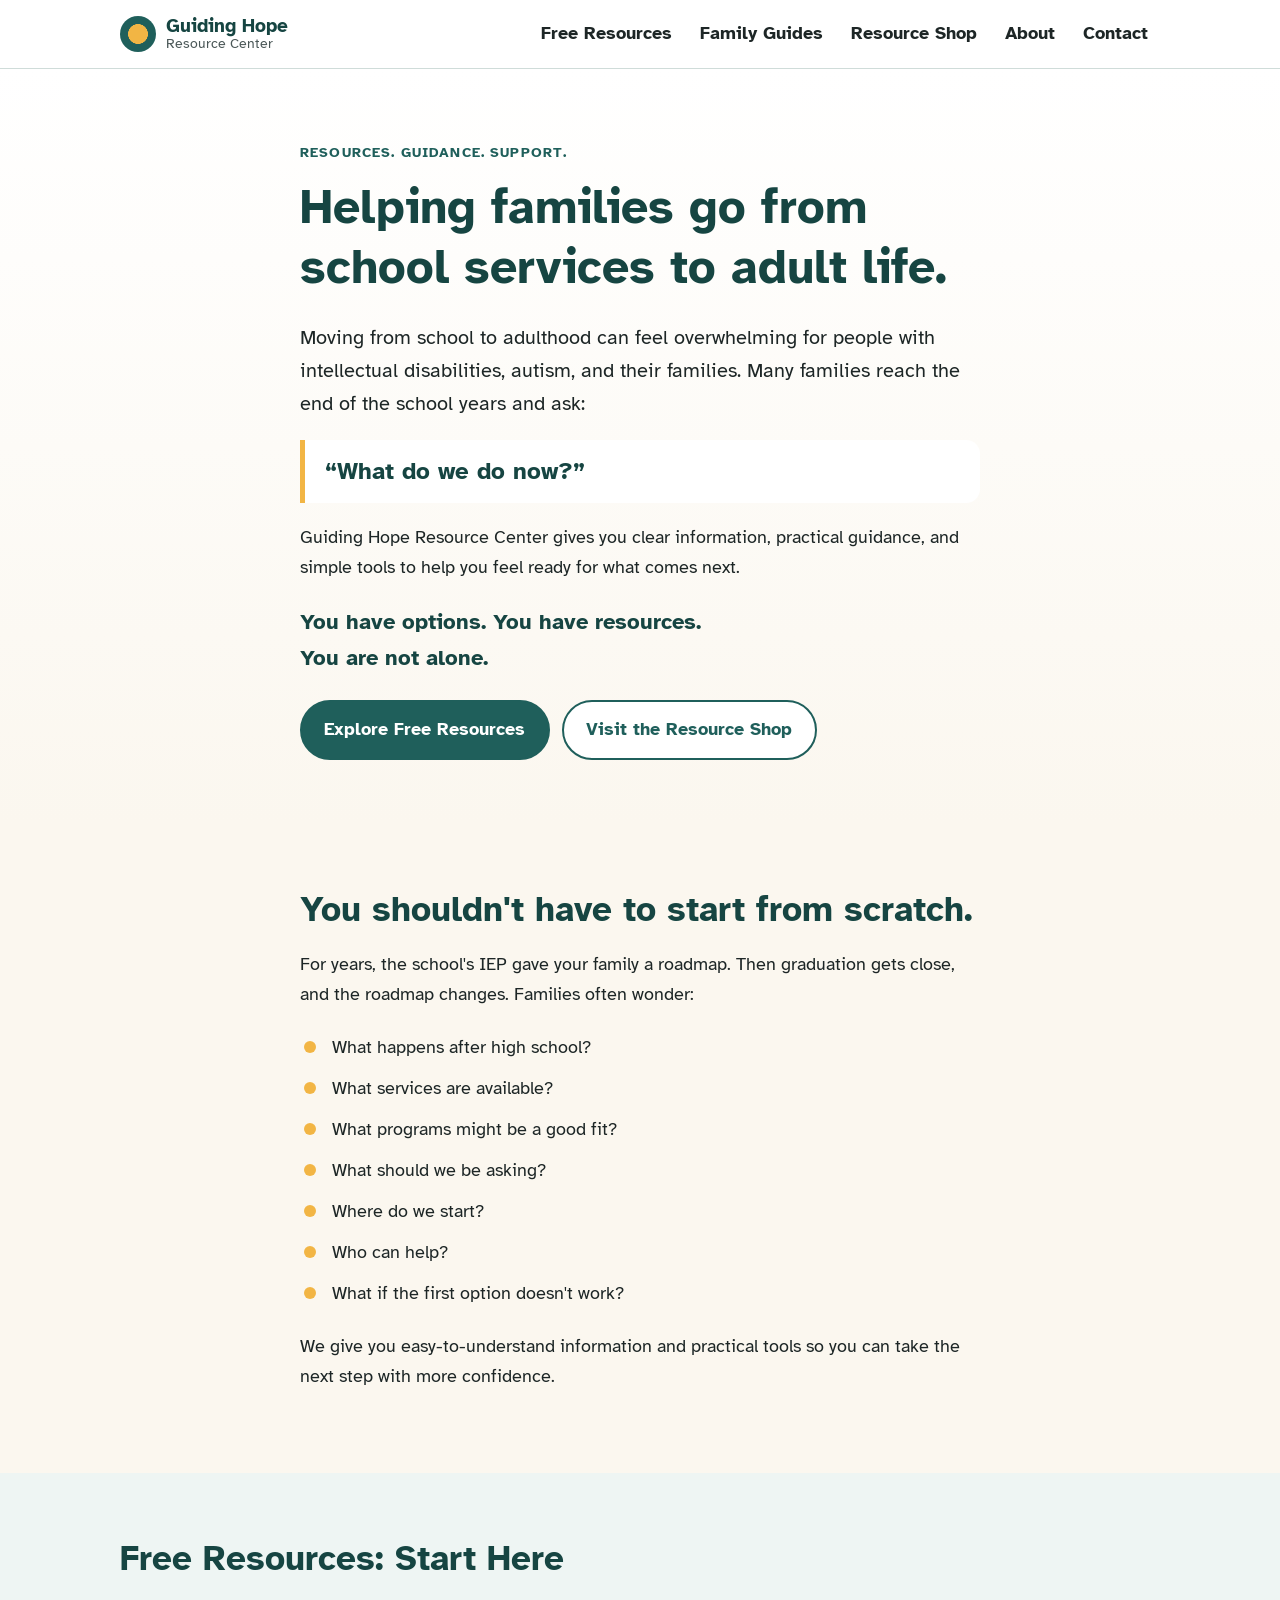
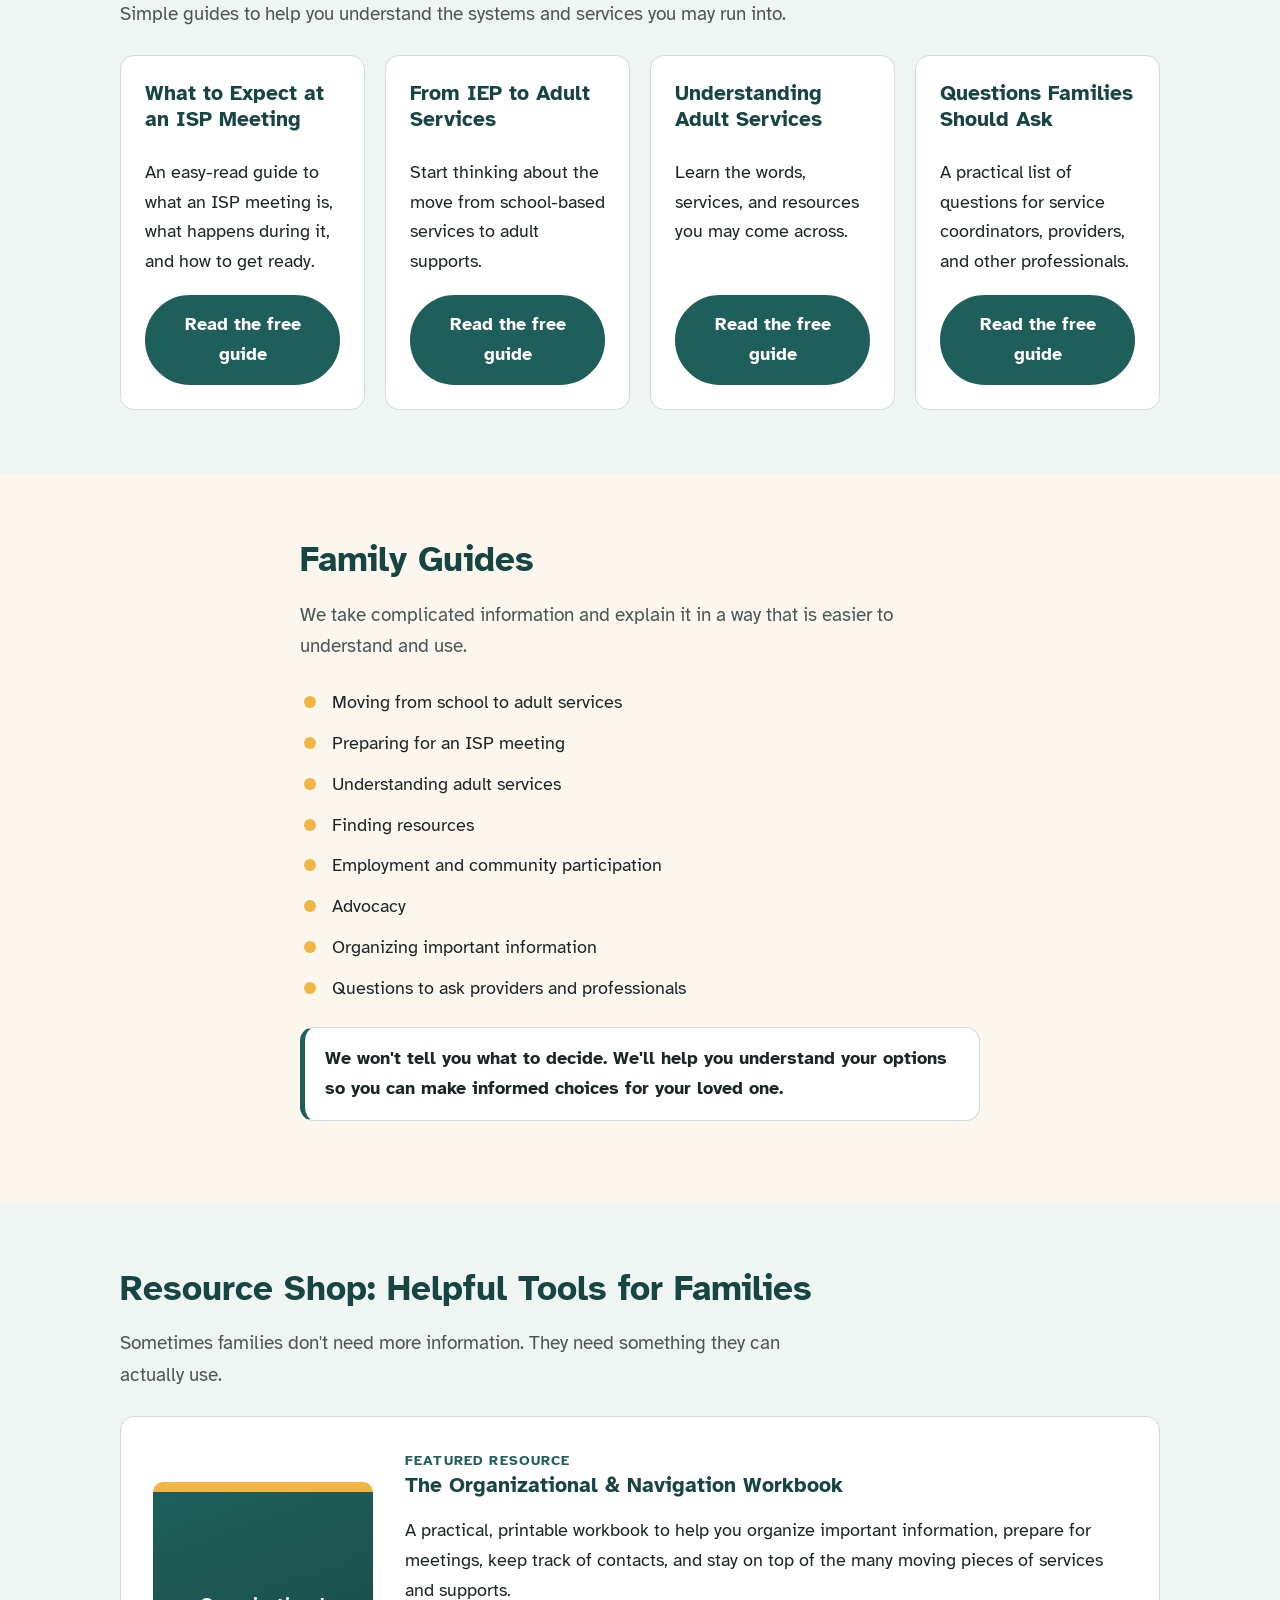
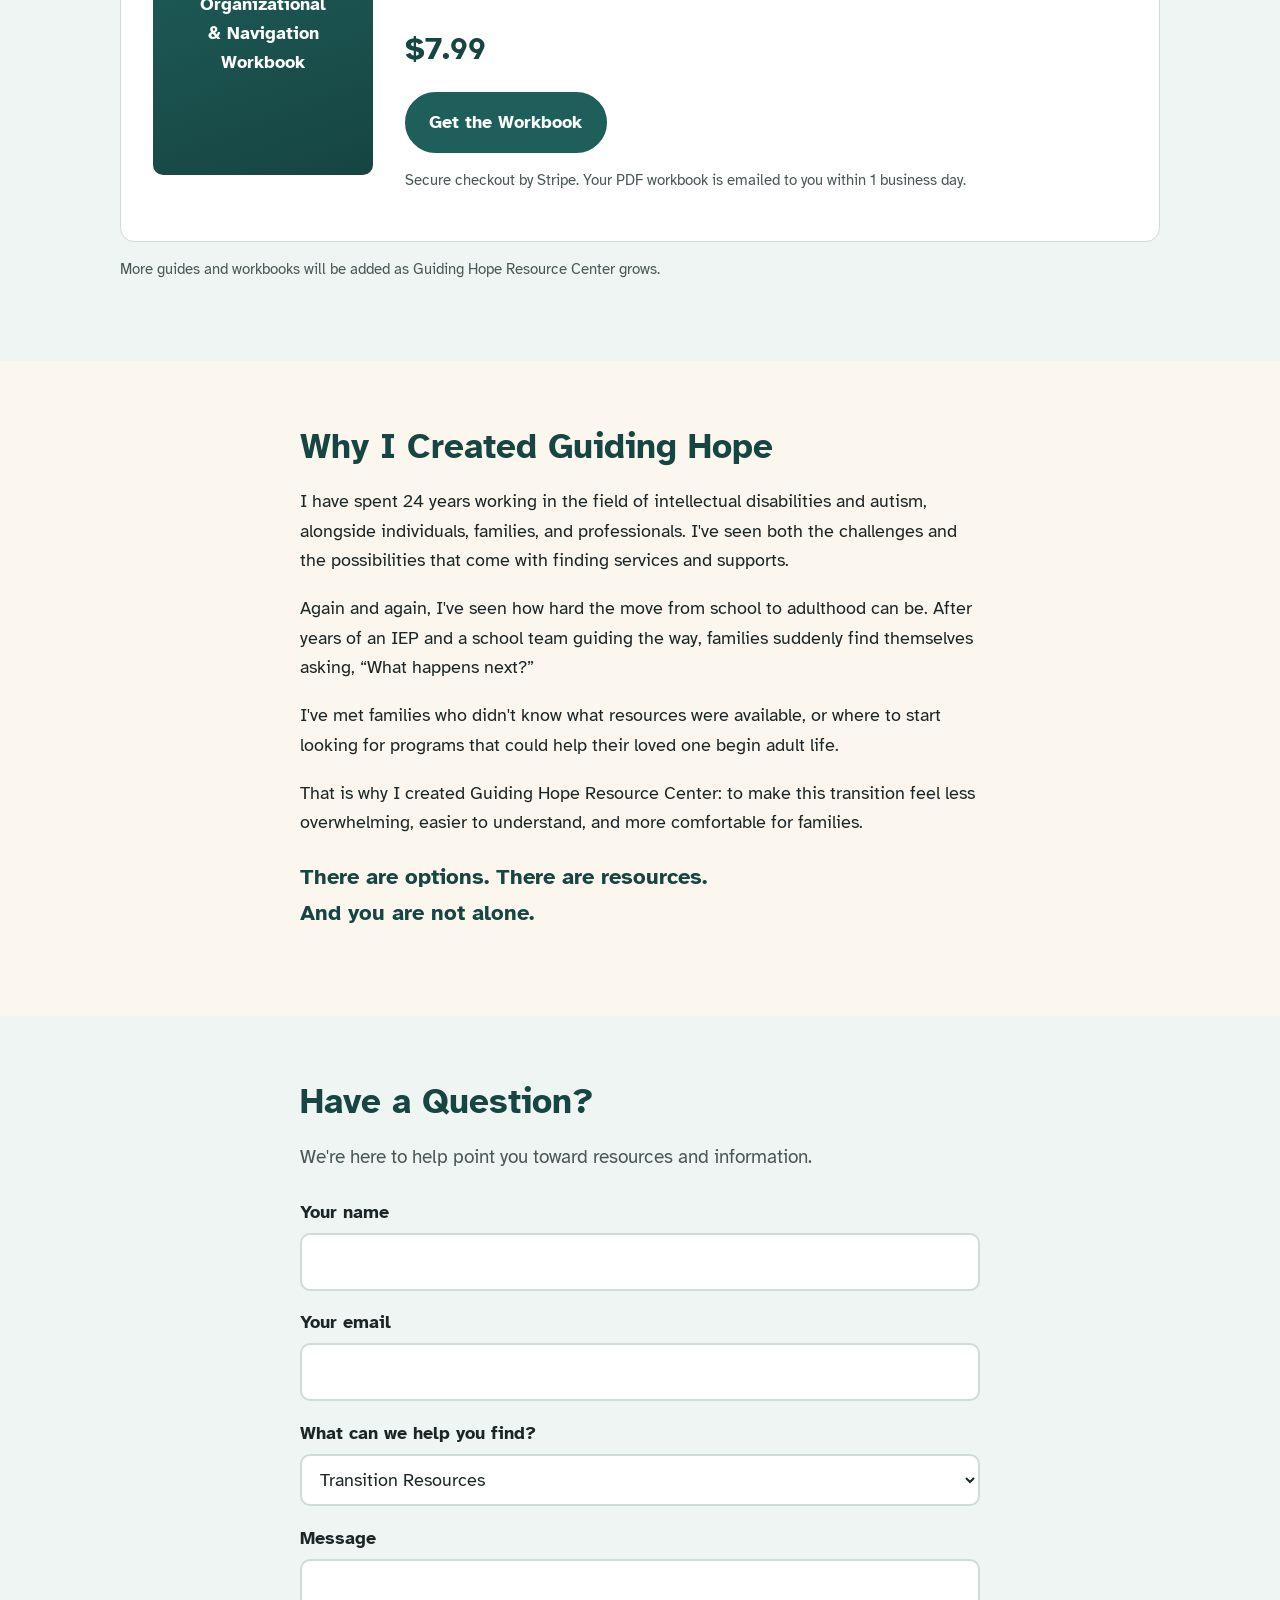
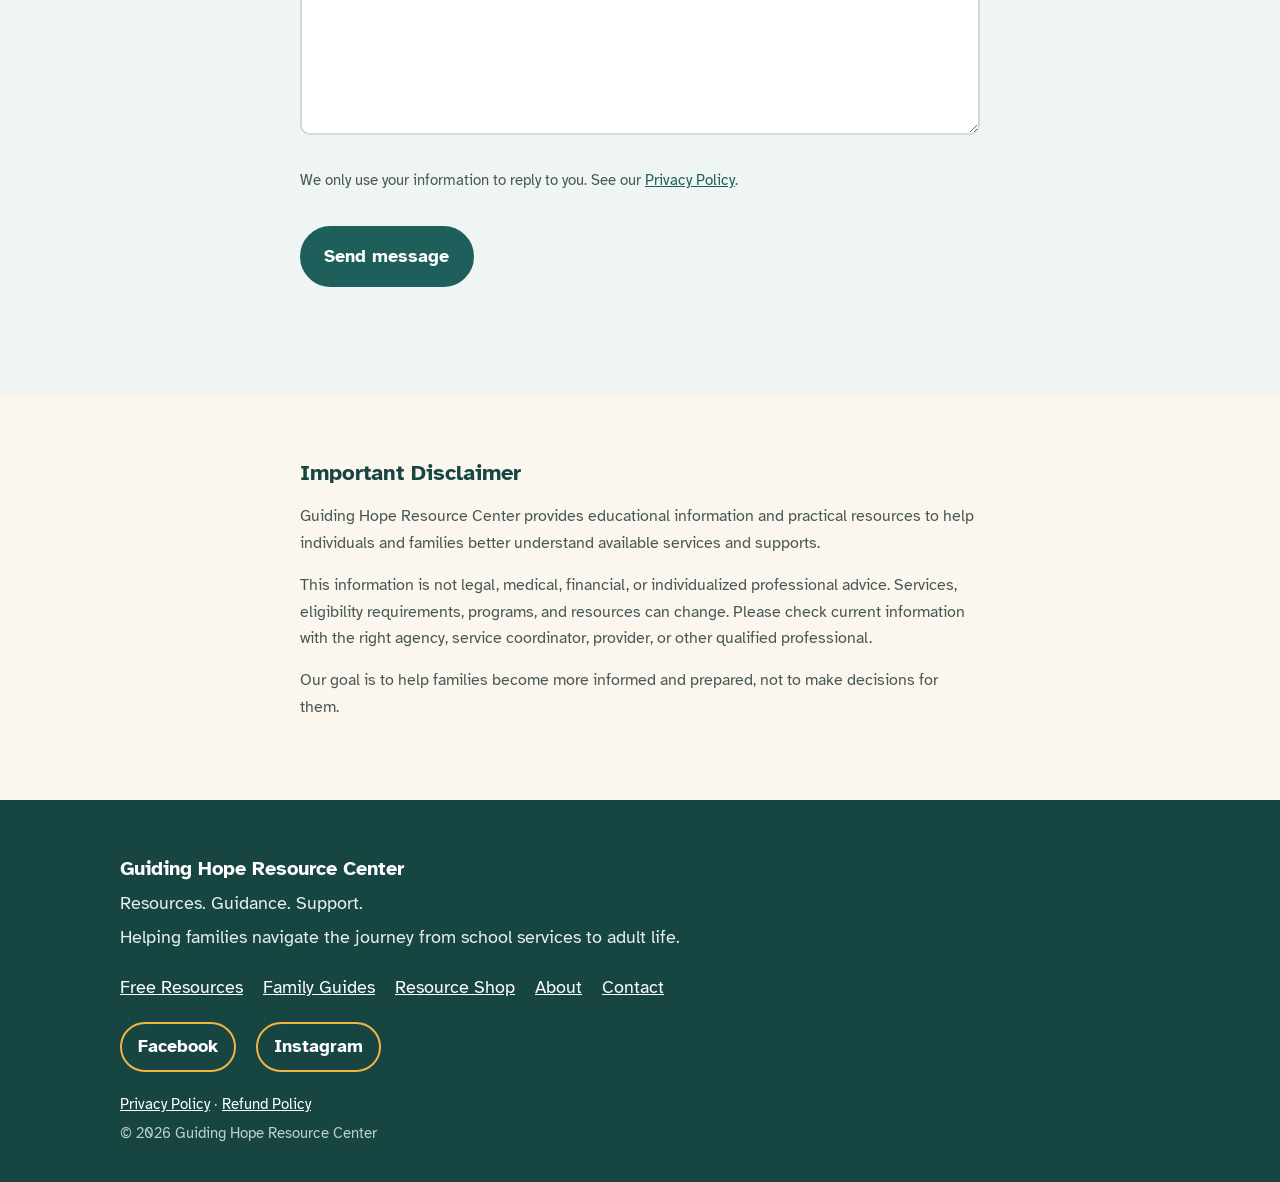
<file: index.html>
<!doctype html>
<html lang="en">
<head>
  <meta charset="utf-8">
  <meta name="viewport" content="width=device-width, initial-scale=1">
  <title>Guiding Hope Resource Center | Help After High School for IDD &amp; Autism</title>
  <meta name="description" content="Free, easy-to-understand guides for families of young adults with intellectual disabilities and autism moving from school services (IEP) to adult services (ISP).">
  <meta property="og:title" content="Guiding Hope Resource Center">
  <meta property="og:description" content="You have options. You have resources. You are not alone.">
  <meta property="og:type" content="website">
  <meta name="theme-color" content="#1f5f5b">
  <link rel="icon" href="data:image/svg+xml,<svg xmlns='http://www.w3.org/2000/svg' viewBox='0 0 100 100'><circle cx='50' cy='50' r='46' fill='%231f5f5b'/><circle cx='50' cy='50' r='20' fill='%23f2b544'/></svg>">
  <link rel="preconnect" href="https://fonts.googleapis.com">
  <link rel="preconnect" href="https://fonts.gstatic.com" crossorigin>
  <link href="https://fonts.googleapis.com/css2?family=Atkinson+Hyperlegible:wght@400;700&display=swap" rel="stylesheet">
  <link rel="stylesheet" href="styles.css">
  <script type="application/ld+json">
  {
    "@context": "https://schema.org",
    "@type": "Organization",
    "name": "Guiding Hope Resource Center",
    "slogan": "Resources. Guidance. Support.",
    "description": "Helping families navigate the journey from school services to adult life."
  }
  </script>
</head>
<body>
  <a class="skip-link" href="#main">Skip to main content</a>

  <header class="site-header">
    <div class="container header-inner">
      <a class="brand" href="#top">
        <span class="brand-mark" aria-hidden="true"></span>
        <span>
          <span class="brand-name">Guiding Hope</span>
          <span class="brand-sub">Resource Center</span>
        </span>
      </a>
      <button class="nav-toggle" aria-expanded="false" aria-controls="site-nav">Menu</button>
      <nav id="site-nav" class="site-nav" aria-label="Main">
        <ul>
          <li><a href="#free-resources">Free Resources</a></li>
          <li><a href="#family-guides">Family Guides</a></li>
          <li><a href="#shop">Resource Shop</a></li>
          <li><a href="#about">About</a></li>
          <li><a href="#contact">Contact</a></li>
        </ul>
      </nav>
    </div>
  </header>

  <main id="main">
    <!-- 1. HOME -->
    <section id="top" class="hero">
      <div class="container narrow">
        <p class="eyebrow">Resources. Guidance. Support.</p>
        <h1>Helping families go from school services to adult life.</h1>
        <p class="lead">Moving from school to adulthood can feel overwhelming for people with intellectual disabilities, autism, and their families. Many families reach the end of the school years and ask:</p>
        <blockquote>“What do we do now?”</blockquote>
        <p>Guiding Hope Resource Center gives you clear information, practical guidance, and simple tools to help you feel ready for what comes next.</p>
        <p class="promise">You have options. You have resources.<br>You are not alone.</p>
        <div class="button-row">
          <a class="btn btn-primary" href="#free-resources">Explore Free Resources</a>
          <a class="btn btn-secondary" href="#shop">Visit the Resource Shop</a>
        </div>
      </div>
    </section>

    <!-- 2. WHY -->
    <section id="why" class="section">
      <div class="container narrow">
        <h2>You shouldn't have to start from scratch.</h2>
        <p>For years, the school's IEP gave your family a roadmap. Then graduation gets close, and the roadmap changes. Families often wonder:</p>
        <ul class="question-list">
          <li>What happens after high school?</li>
          <li>What services are available?</li>
          <li>What programs might be a good fit?</li>
          <li>What should we be asking?</li>
          <li>Where do we start?</li>
          <li>Who can help?</li>
          <li>What if the first option doesn't work?</li>
        </ul>
        <p>We give you easy-to-understand information and practical tools so you can take the next step with more confidence.</p>
      </div>
    </section>

    <!-- 3. FREE RESOURCES -->
    <section id="free-resources" class="section section-tint">
      <div class="container">
        <h2>Free Resources: Start Here</h2>
        <p class="section-intro">Simple guides to help you understand the systems and services you may run into.</p>
        <div class="card-grid">
          <article class="card">
            <h3><a href="resources/isp-meeting-guide.html">What to Expect at an ISP Meeting</a></h3>
            <p>An easy-read guide to what an ISP meeting is, what happens during it, and how to get ready.</p>
            <a class="btn btn-primary" href="resources/isp-meeting-guide.html">Read the free guide</a>
          </article>
          <article class="card">
            <h3><a href="resources/from-iep-to-adult-services.html">From IEP to Adult Services</a></h3>
            <p>Start thinking about the move from school-based services to adult supports.</p>
            <a class="btn btn-primary" href="resources/from-iep-to-adult-services.html">Read the free guide</a>
          </article>
          <article class="card">
            <h3><a href="resources/understanding-adult-services.html">Understanding Adult Services</a></h3>
            <p>Learn the words, services, and resources you may come across.</p>
            <a class="btn btn-primary" href="resources/understanding-adult-services.html">Read the free guide</a>
          </article>
          <article class="card">
            <h3><a href="resources/questions-families-should-ask.html">Questions Families Should Ask</a></h3>
            <p>A practical list of questions for service coordinators, providers, and other professionals.</p>
            <a class="btn btn-primary" href="resources/questions-families-should-ask.html">Read the free guide</a>
          </article>
        </div>
      </div>
    </section>

    <!-- 5. FAMILY GUIDES -->
    <section id="family-guides" class="section">
      <div class="container narrow">
        <h2>Family Guides</h2>
        <p class="section-intro">We take complicated information and explain it in a way that is easier to understand and use.</p>
        <ul class="topic-list">
          <li>Moving from school to adult services</li>
          <li>Preparing for an ISP meeting</li>
          <li>Understanding adult services</li>
          <li>Finding resources</li>
          <li>Employment and community participation</li>
          <li>Advocacy</li>
          <li>Organizing important information</li>
          <li>Questions to ask providers and professionals</li>
        </ul>
        <p class="callout">We won't tell you what to decide. We'll help you understand your options so you can make informed choices for your loved one.</p>
      </div>
    </section>

    <!-- 4. RESOURCE SHOP -->
    <section id="shop" class="section section-tint">
      <div class="container">
        <h2>Resource Shop: Helpful Tools for Families</h2>
        <p class="section-intro">Sometimes families don't need more information. They need something they can actually use.</p>
        <article class="product">
          <div class="product-cover" aria-hidden="true">
            <span>Organizational<br>&amp; Navigation<br>Workbook</span>
          </div>
          <div class="product-body">
            <p class="eyebrow">Featured resource</p>
            <h3>The Organizational &amp; Navigation Workbook</h3>
            <p>A practical, printable workbook to help you organize important information, prepare for meetings, keep track of contacts, and stay on top of the many moving pieces of services and supports.</p>
            <p class="price">$7.99</p>
            <!-- Stripe Payment Link. TODO: swap test_ link for the live-mode link before launch. -->
            <a class="btn btn-primary" href="https://buy.stripe.com/test_00wcN65ph13y4hd7w62go00">Get the Workbook</a>
            <p class="small">Secure checkout by Stripe. Your PDF workbook is emailed to you within 1 business day.</p>
          </div>
        </article>
        <p class="small">More guides and workbooks will be added as Guiding Hope Resource Center grows.</p>
      </div>
    </section>

    <!-- 6. ABOUT -->
    <section id="about" class="section">
      <div class="container narrow">
        <h2>Why I Created Guiding Hope</h2>
        <p>I have spent 24 years working in the field of intellectual disabilities and autism, alongside individuals, families, and professionals. I've seen both the challenges and the possibilities that come with finding services and supports.</p>
        <p>Again and again, I've seen how hard the move from school to adulthood can be. After years of an IEP and a school team guiding the way, families suddenly find themselves asking, “What happens next?”</p>
        <p>I've met families who didn't know what resources were available, or where to start looking for programs that could help their loved one begin adult life.</p>
        <p>That is why I created Guiding Hope Resource Center: to make this transition feel less overwhelming, easier to understand, and more comfortable for families.</p>
        <p class="promise">There are options. There are resources.<br>And you are not alone.</p>
      </div>
    </section>

    <!-- 8. CONTACT -->
    <section id="contact" class="section section-tint">
      <div class="container narrow">
        <h2>Have a Question?</h2>
        <p class="section-intro">We're here to help point you toward resources and information.</p>
        <!-- Formspree form "Guiding Hope website contact" -->
        <form id="contact-form" class="contact-form" action="https://formspree.io/f/mnpjayde" method="POST">
          <input type="hidden" name="_subject" value="New message from the Guiding Hope website">
          <input type="text" name="_gotcha" style="display:none" tabindex="-1" autocomplete="off">
          <div class="field">
            <label for="name">Your name</label>
            <input id="name" name="name" type="text" autocomplete="name" required>
          </div>
          <div class="field">
            <label for="email">Your email</label>
            <input id="email" name="email" type="email" autocomplete="email" required>
          </div>
          <div class="field">
            <label for="topic">What can we help you find?</label>
            <select id="topic" name="topic">
              <option>Transition Resources</option>
              <option>Adult Services Information</option>
              <option>ISP Resources</option>
              <option>Employment Resources</option>
              <option>Organizational Tools</option>
              <option>General Question</option>
              <option>Other</option>
            </select>
          </div>
          <div class="field">
            <label for="message">Message</label>
            <textarea id="message" name="message" rows="5" required></textarea>
          </div>
          <p class="small">We only use your information to reply to you. See our <a href="privacy.html">Privacy Policy</a>.</p>
          <button class="btn btn-primary" type="submit">Send message</button>
          <p class="form-status" role="status" aria-live="polite"></p>
        </form>
      </div>
    </section>

    <!-- 7. DISCLAIMER -->
    <section id="disclaimer" class="section disclaimer">
      <div class="container narrow">
        <h2>Important Disclaimer</h2>
        <p>Guiding Hope Resource Center provides educational information and practical resources to help individuals and families better understand available services and supports.</p>
        <p>This information is not legal, medical, financial, or individualized professional advice. Services, eligibility requirements, programs, and resources can change. Please check current information with the right agency, service coordinator, provider, or other qualified professional.</p>
        <p>Our goal is to help families become more informed and prepared, not to make decisions for them.</p>
      </div>
    </section>
  </main>

  <!-- 9. FOOTER -->
  <footer class="site-footer">
    <div class="container">
      <p class="footer-name">Guiding Hope Resource Center</p>
      <p>Resources. Guidance. Support.</p>
      <p>Helping families navigate the journey from school services to adult life.</p>
      <nav aria-label="Footer">
        <ul class="footer-links">
          <li><a href="#free-resources">Free Resources</a></li>
          <li><a href="#family-guides">Family Guides</a></li>
          <li><a href="#shop">Resource Shop</a></li>
          <li><a href="#about">About</a></li>
          <li><a href="#contact">Contact</a></li>
        </ul>
      </nav>
      <!-- TODO: replace with real Facebook / Instagram page URLs -->
      <ul class="social-links">
        <li><a href="https://www.facebook.com/" rel="noopener" target="_blank">Facebook</a></li>
        <li><a href="https://www.instagram.com/" rel="noopener" target="_blank">Instagram</a></li>
      </ul>
      <p class="small"><a href="privacy.html">Privacy Policy</a> · <a href="refunds.html">Refund Policy</a></p>
      <p class="small">&copy; <span id="year"></span> Guiding Hope Resource Center</p>
    </div>
  </footer>

  <script src="script.js"></script>
</body>
</html>
</file>
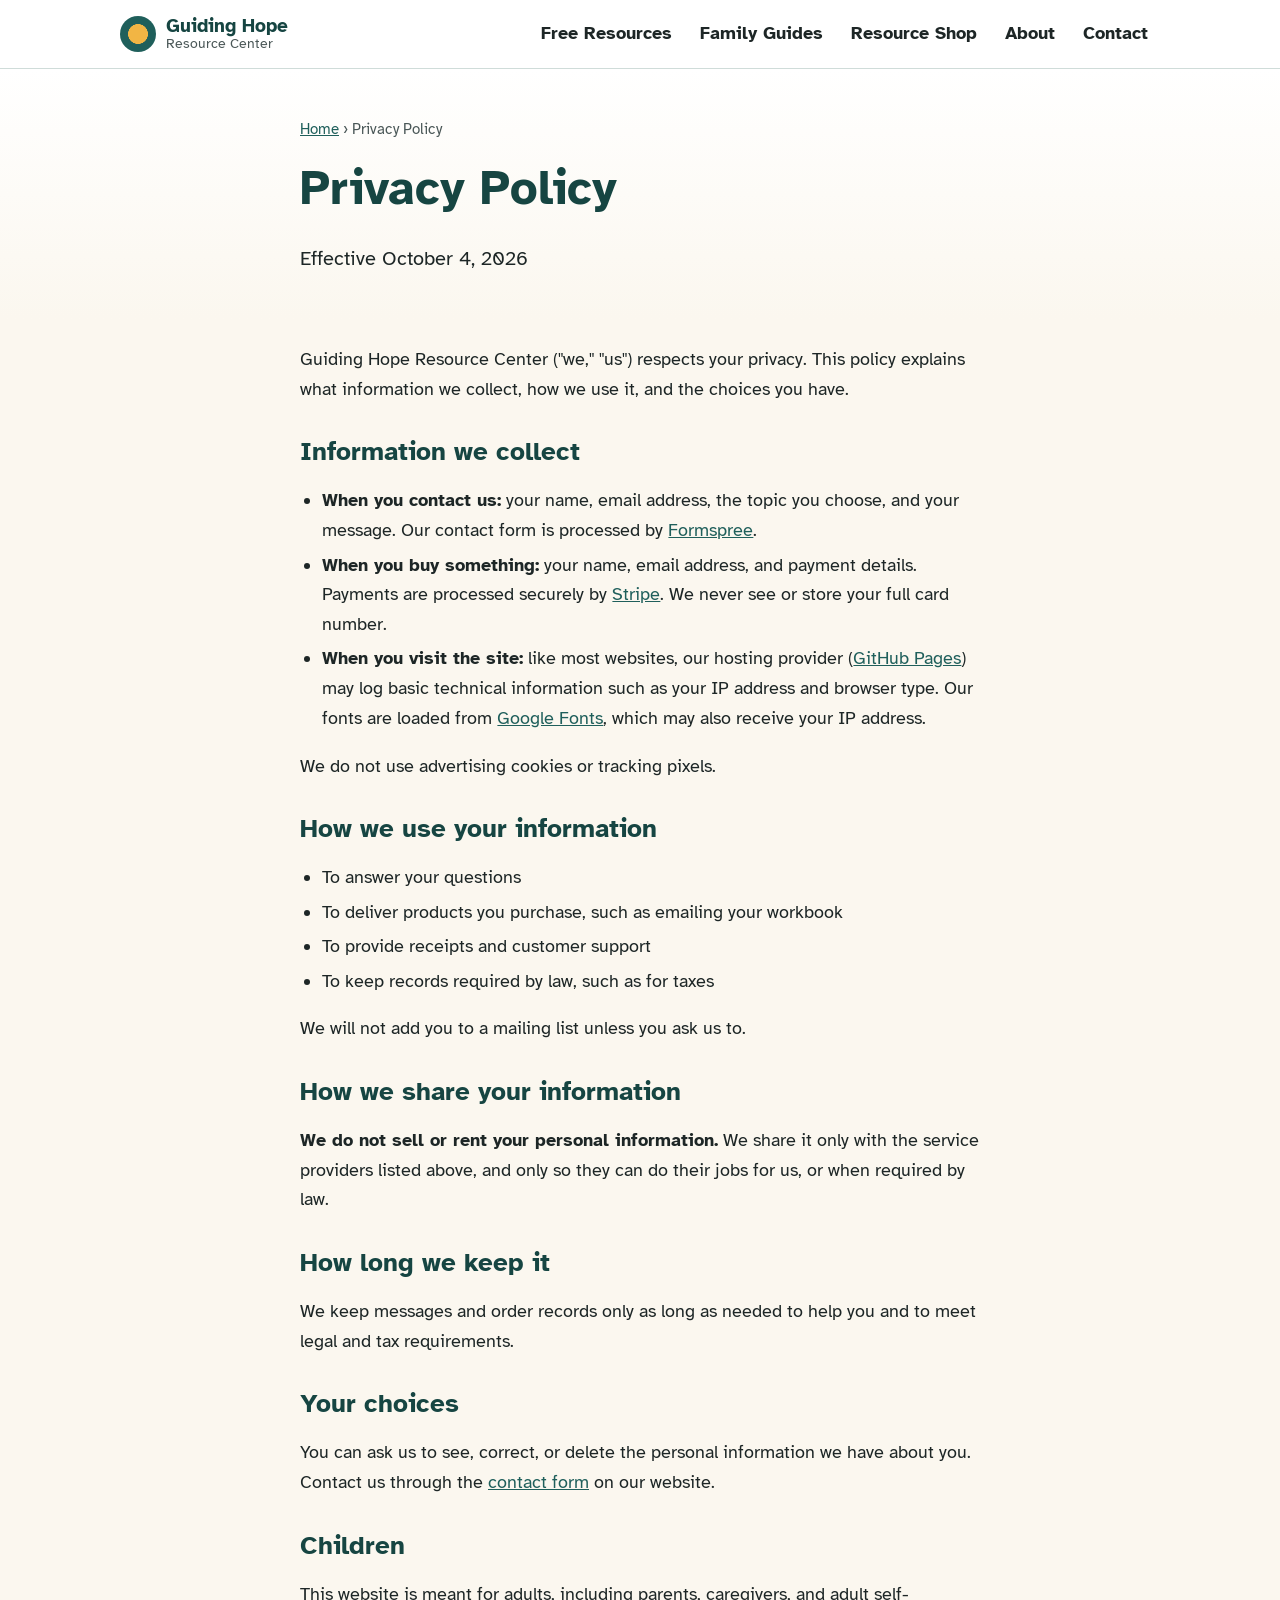
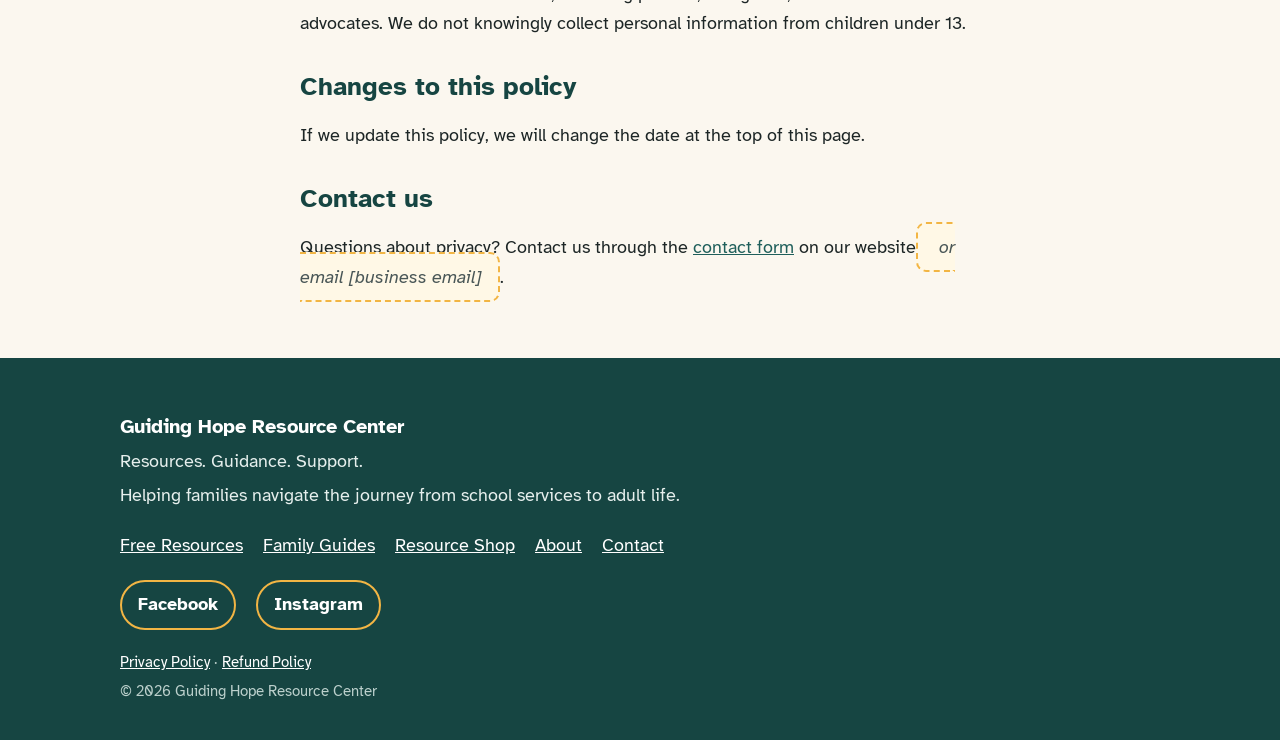
<file: privacy.html>
<!doctype html>
<html lang="en">
<head>
  <meta charset="utf-8">
  <meta name="viewport" content="width=device-width, initial-scale=1">
  <title>Privacy Policy | Guiding Hope Resource Center</title>
  <meta name="description" content="How Guiding Hope Resource Center collects, uses, and protects your information.">
  <meta property="og:title" content="Privacy Policy">
  <meta property="og:description" content="How Guiding Hope Resource Center collects, uses, and protects your information.">
  <meta property="og:type" content="article">
  <meta name="theme-color" content="#1f5f5b">
  <link rel="icon" href="data:image/svg+xml,<svg xmlns='http://www.w3.org/2000/svg' viewBox='0 0 100 100'><circle cx='50' cy='50' r='46' fill='%231f5f5b'/><circle cx='50' cy='50' r='20' fill='%23f2b544'/></svg>">
  <link rel="preconnect" href="https://fonts.googleapis.com">
  <link rel="preconnect" href="https://fonts.gstatic.com" crossorigin>
  <link href="https://fonts.googleapis.com/css2?family=Atkinson+Hyperlegible:wght@400;700&display=swap" rel="stylesheet">
  <link rel="stylesheet" href="styles.css">
</head>
<body>
  <a class="skip-link" href="#main">Skip to main content</a>

  <header class="site-header">
    <div class="container header-inner">
      <a class="brand" href="./">
        <span class="brand-mark" aria-hidden="true"></span>
        <span>
          <span class="brand-name">Guiding Hope</span>
          <span class="brand-sub">Resource Center</span>
        </span>
      </a>
      <button class="nav-toggle" aria-expanded="false" aria-controls="site-nav">Menu</button>
      <nav id="site-nav" class="site-nav" aria-label="Main">
        <ul>
          <li><a href="./#free-resources">Free Resources</a></li>
          <li><a href="./#family-guides">Family Guides</a></li>
          <li><a href="./#shop">Resource Shop</a></li>
          <li><a href="./#about">About</a></li>
          <li><a href="./#contact">Contact</a></li>
        </ul>
      </nav>
    </div>
  </header>

  <main id="main">
    <section class="page-hero">
      <div class="container narrow">
        <p class="breadcrumb"><a href="./">Home</a> › Privacy Policy</p>
        <h1>Privacy Policy</h1>
        <p class="lead">Effective October 4, 2026</p>
      </div>
    </section>
    <!-- BOILERPLATE: have the owner review before relying on it. -->
    <section class="section prose">
      <div class="container narrow">
        <p>Guiding Hope Resource Center ("we," "us") respects your privacy. This policy explains what information we collect, how we use it, and the choices you have.</p>

        <h2>Information we collect</h2>
        <ul>
          <li><strong>When you contact us:</strong> your name, email address, the topic you choose, and your message. Our contact form is processed by <a href="https://formspree.io/legal/privacy-policy" rel="noopener">Formspree</a>.</li>
          <li><strong>When you buy something:</strong> your name, email address, and payment details. Payments are processed securely by <a href="https://stripe.com/privacy" rel="noopener">Stripe</a>. We never see or store your full card number.</li>
          <li><strong>When you visit the site:</strong> like most websites, our hosting provider (<a href="https://docs.github.com/en/site-policy/privacy-policies/github-general-privacy-statement" rel="noopener">GitHub Pages</a>) may log basic technical information such as your IP address and browser type. Our fonts are loaded from <a href="https://policies.google.com/privacy" rel="noopener">Google Fonts</a>, which may also receive your IP address.</li>
        </ul>
        <p>We do not use advertising cookies or tracking pixels.</p>

        <h2>How we use your information</h2>
        <ul>
          <li>To answer your questions</li>
          <li>To deliver products you purchase, such as emailing your workbook</li>
          <li>To provide receipts and customer support</li>
          <li>To keep records required by law, such as for taxes</li>
        </ul>
        <p>We will not add you to a mailing list unless you ask us to.</p>

        <h2>How we share your information</h2>
        <p><strong>We do not sell or rent your personal information.</strong> We share it only with the service providers listed above, and only so they can do their jobs for us, or when required by law.</p>

        <h2>How long we keep it</h2>
        <p>We keep messages and order records only as long as needed to help you and to meet legal and tax requirements.</p>

        <h2>Your choices</h2>
        <p>You can ask us to see, correct, or delete the personal information we have about you. Contact us through the <a href="./#contact">contact form</a> on our website.</p>

        <h2>Children</h2>
        <p>This website is meant for adults, including parents, caregivers, and adult self-advocates. We do not knowingly collect personal information from children under 13.</p>

        <h2>Changes to this policy</h2>
        <p>If we update this policy, we will change the date at the top of this page.</p>

        <h2>Contact us</h2>
        <p>Questions about privacy? Contact us through the <a href="./#contact">contact form</a> on our website<span class="blank"> or email [business email]</span>.</p>
      </div>
    </section>
  </main>

  <footer class="site-footer">
    <div class="container">
      <p class="footer-name">Guiding Hope Resource Center</p>
      <p>Resources. Guidance. Support.</p>
      <p>Helping families navigate the journey from school services to adult life.</p>
      <nav aria-label="Footer">
        <ul class="footer-links">
          <li><a href="./#free-resources">Free Resources</a></li>
          <li><a href="./#family-guides">Family Guides</a></li>
          <li><a href="./#shop">Resource Shop</a></li>
          <li><a href="./#about">About</a></li>
          <li><a href="./#contact">Contact</a></li>
        </ul>
      </nav>
      <!-- TODO: replace with real Facebook / Instagram page URLs -->
      <ul class="social-links">
        <li><a href="https://www.facebook.com/" rel="noopener" target="_blank">Facebook</a></li>
        <li><a href="https://www.instagram.com/" rel="noopener" target="_blank">Instagram</a></li>
      </ul>
      <p class="small"><a href="privacy.html">Privacy Policy</a> · <a href="refunds.html">Refund Policy</a></p>
      <p class="small">&copy; <span id="year"></span> Guiding Hope Resource Center</p>
    </div>
  </footer>

  <script src="script.js"></script>
</body>
</html>
</file>
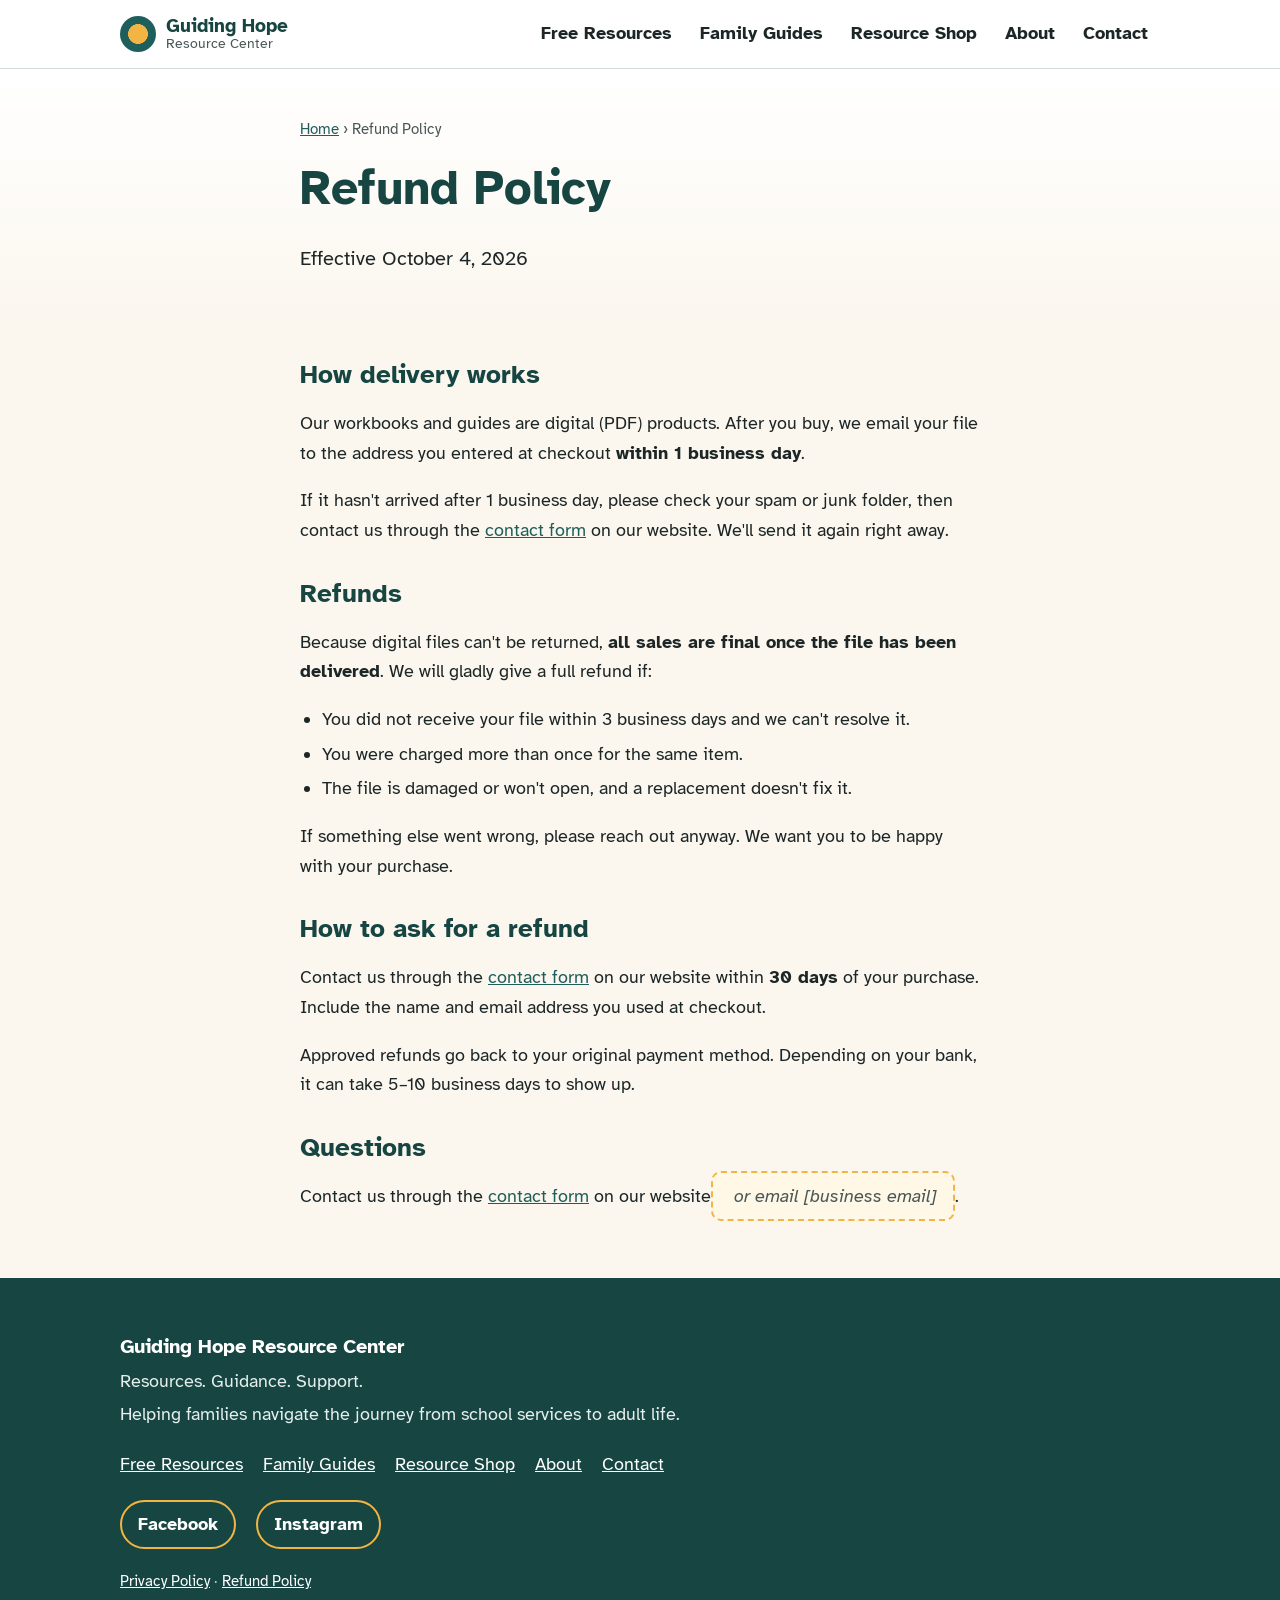
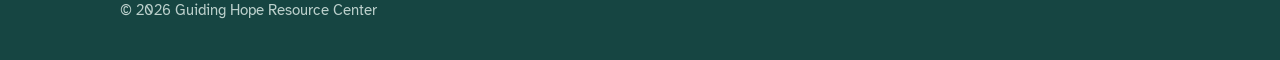
<file: refunds.html>
<!doctype html>
<html lang="en">
<head>
  <meta charset="utf-8">
  <meta name="viewport" content="width=device-width, initial-scale=1">
  <title>Refund Policy | Guiding Hope Resource Center</title>
  <meta name="description" content="Refund and delivery policy for Guiding Hope Resource Center digital workbooks and guides.">
  <meta property="og:title" content="Refund Policy">
  <meta property="og:description" content="Refund and delivery policy for Guiding Hope Resource Center digital workbooks and guides.">
  <meta property="og:type" content="article">
  <meta name="theme-color" content="#1f5f5b">
  <link rel="icon" href="data:image/svg+xml,<svg xmlns='http://www.w3.org/2000/svg' viewBox='0 0 100 100'><circle cx='50' cy='50' r='46' fill='%231f5f5b'/><circle cx='50' cy='50' r='20' fill='%23f2b544'/></svg>">
  <link rel="preconnect" href="https://fonts.googleapis.com">
  <link rel="preconnect" href="https://fonts.gstatic.com" crossorigin>
  <link href="https://fonts.googleapis.com/css2?family=Atkinson+Hyperlegible:wght@400;700&display=swap" rel="stylesheet">
  <link rel="stylesheet" href="styles.css">
</head>
<body>
  <a class="skip-link" href="#main">Skip to main content</a>

  <header class="site-header">
    <div class="container header-inner">
      <a class="brand" href="./">
        <span class="brand-mark" aria-hidden="true"></span>
        <span>
          <span class="brand-name">Guiding Hope</span>
          <span class="brand-sub">Resource Center</span>
        </span>
      </a>
      <button class="nav-toggle" aria-expanded="false" aria-controls="site-nav">Menu</button>
      <nav id="site-nav" class="site-nav" aria-label="Main">
        <ul>
          <li><a href="./#free-resources">Free Resources</a></li>
          <li><a href="./#family-guides">Family Guides</a></li>
          <li><a href="./#shop">Resource Shop</a></li>
          <li><a href="./#about">About</a></li>
          <li><a href="./#contact">Contact</a></li>
        </ul>
      </nav>
    </div>
  </header>

  <main id="main">
    <section class="page-hero">
      <div class="container narrow">
        <p class="breadcrumb"><a href="./">Home</a> › Refund Policy</p>
        <h1>Refund Policy</h1>
        <p class="lead">Effective October 4, 2026</p>
      </div>
    </section>
    <!-- BOILERPLATE: have the owner review before relying on it. -->
    <section class="section prose">
      <div class="container narrow">
        <h2>How delivery works</h2>
        <p>Our workbooks and guides are digital (PDF) products. After you buy, we email your file to the address you entered at checkout <strong>within 1 business day</strong>.</p>
        <p>If it hasn't arrived after 1 business day, please check your spam or junk folder, then contact us through the <a href="./#contact">contact form</a> on our website. We'll send it again right away.</p>

        <h2>Refunds</h2>
        <p>Because digital files can't be returned, <strong>all sales are final once the file has been delivered</strong>. We will gladly give a full refund if:</p>
        <ul>
          <li>You did not receive your file within 3 business days and we can't resolve it.</li>
          <li>You were charged more than once for the same item.</li>
          <li>The file is damaged or won't open, and a replacement doesn't fix it.</li>
        </ul>
        <p>If something else went wrong, please reach out anyway. We want you to be happy with your purchase.</p>

        <h2>How to ask for a refund</h2>
        <p>Contact us through the <a href="./#contact">contact form</a> on our website within <strong>30 days</strong> of your purchase. Include the name and email address you used at checkout.</p>
        <p>Approved refunds go back to your original payment method. Depending on your bank, it can take 5–10 business days to show up.</p>

        <h2>Questions</h2>
        <p>Contact us through the <a href="./#contact">contact form</a> on our website<span class="blank"> or email [business email]</span>.</p>
      </div>
    </section>
  </main>

  <footer class="site-footer">
    <div class="container">
      <p class="footer-name">Guiding Hope Resource Center</p>
      <p>Resources. Guidance. Support.</p>
      <p>Helping families navigate the journey from school services to adult life.</p>
      <nav aria-label="Footer">
        <ul class="footer-links">
          <li><a href="./#free-resources">Free Resources</a></li>
          <li><a href="./#family-guides">Family Guides</a></li>
          <li><a href="./#shop">Resource Shop</a></li>
          <li><a href="./#about">About</a></li>
          <li><a href="./#contact">Contact</a></li>
        </ul>
      </nav>
      <!-- TODO: replace with real Facebook / Instagram page URLs -->
      <ul class="social-links">
        <li><a href="https://www.facebook.com/" rel="noopener" target="_blank">Facebook</a></li>
        <li><a href="https://www.instagram.com/" rel="noopener" target="_blank">Instagram</a></li>
      </ul>
      <p class="small"><a href="privacy.html">Privacy Policy</a> · <a href="refunds.html">Refund Policy</a></p>
      <p class="small">&copy; <span id="year"></span> Guiding Hope Resource Center</p>
    </div>
  </footer>

  <script src="script.js"></script>
</body>
</html>
</file>
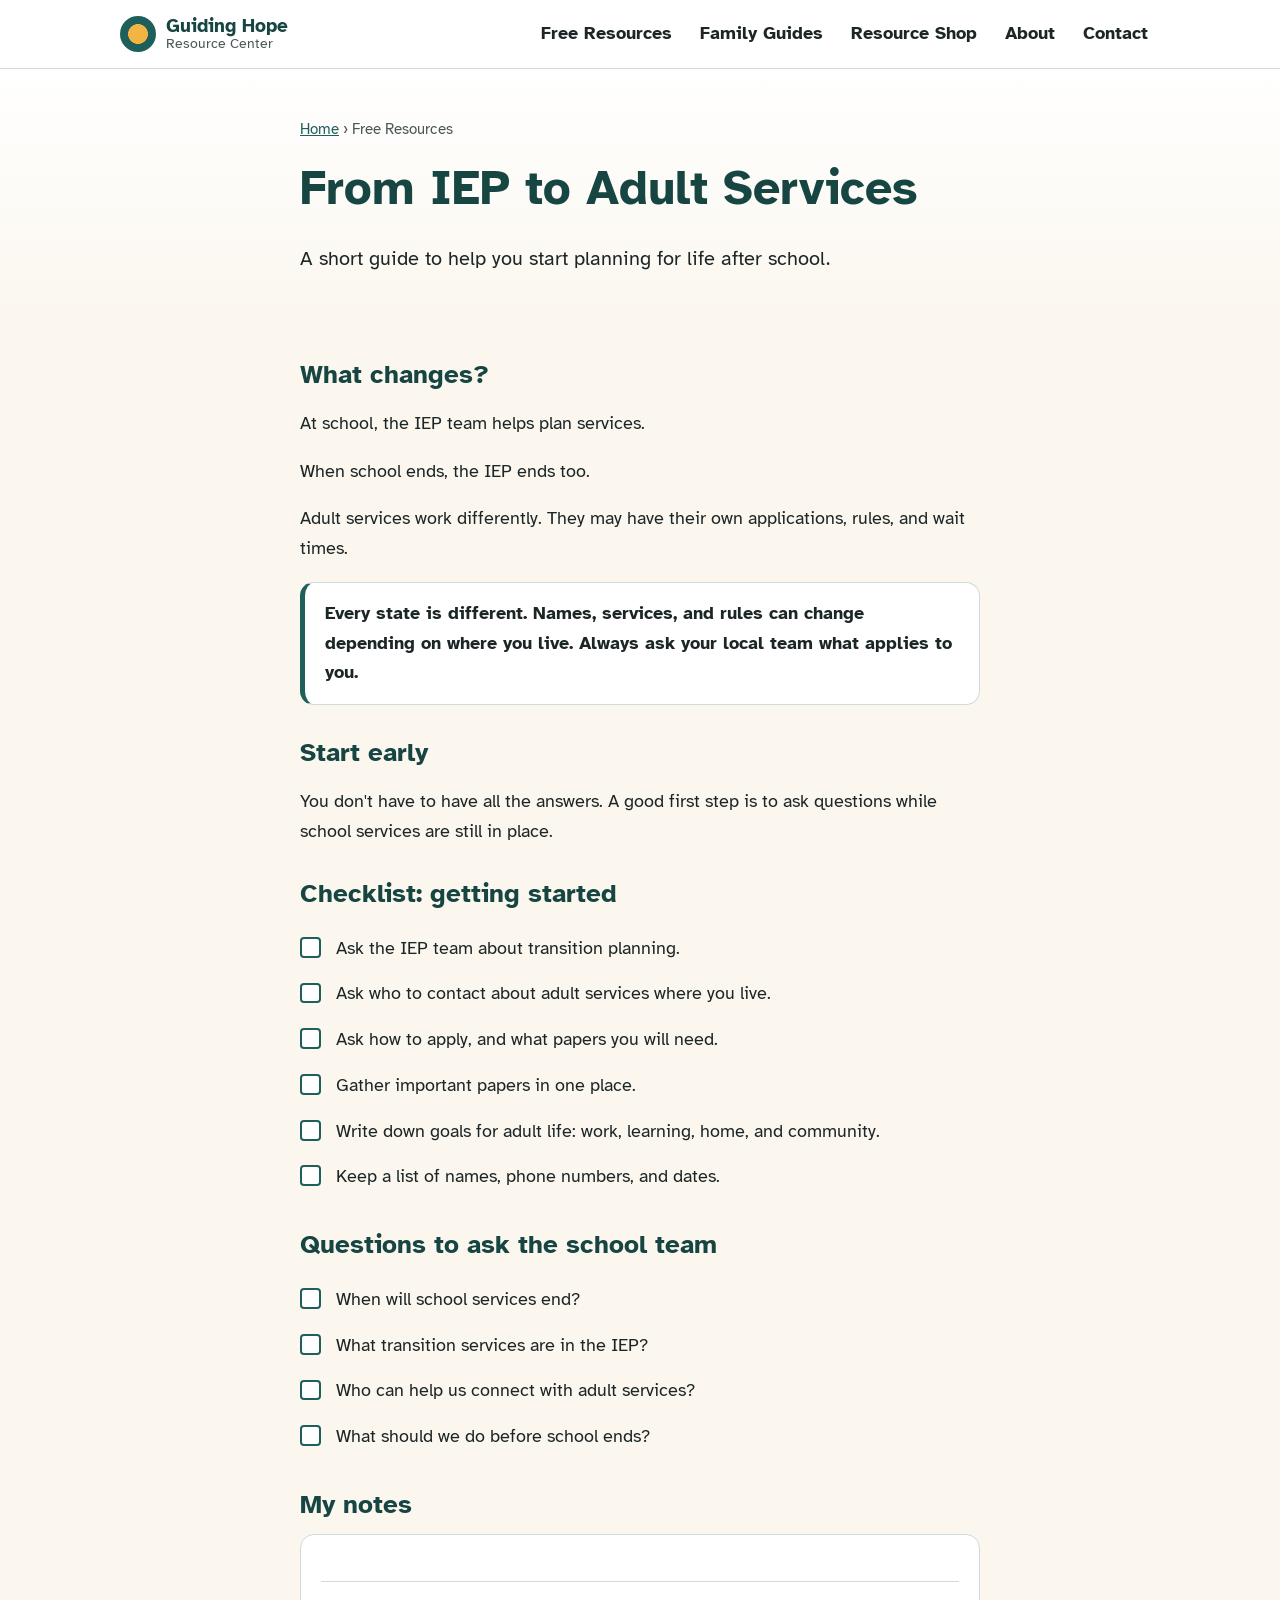
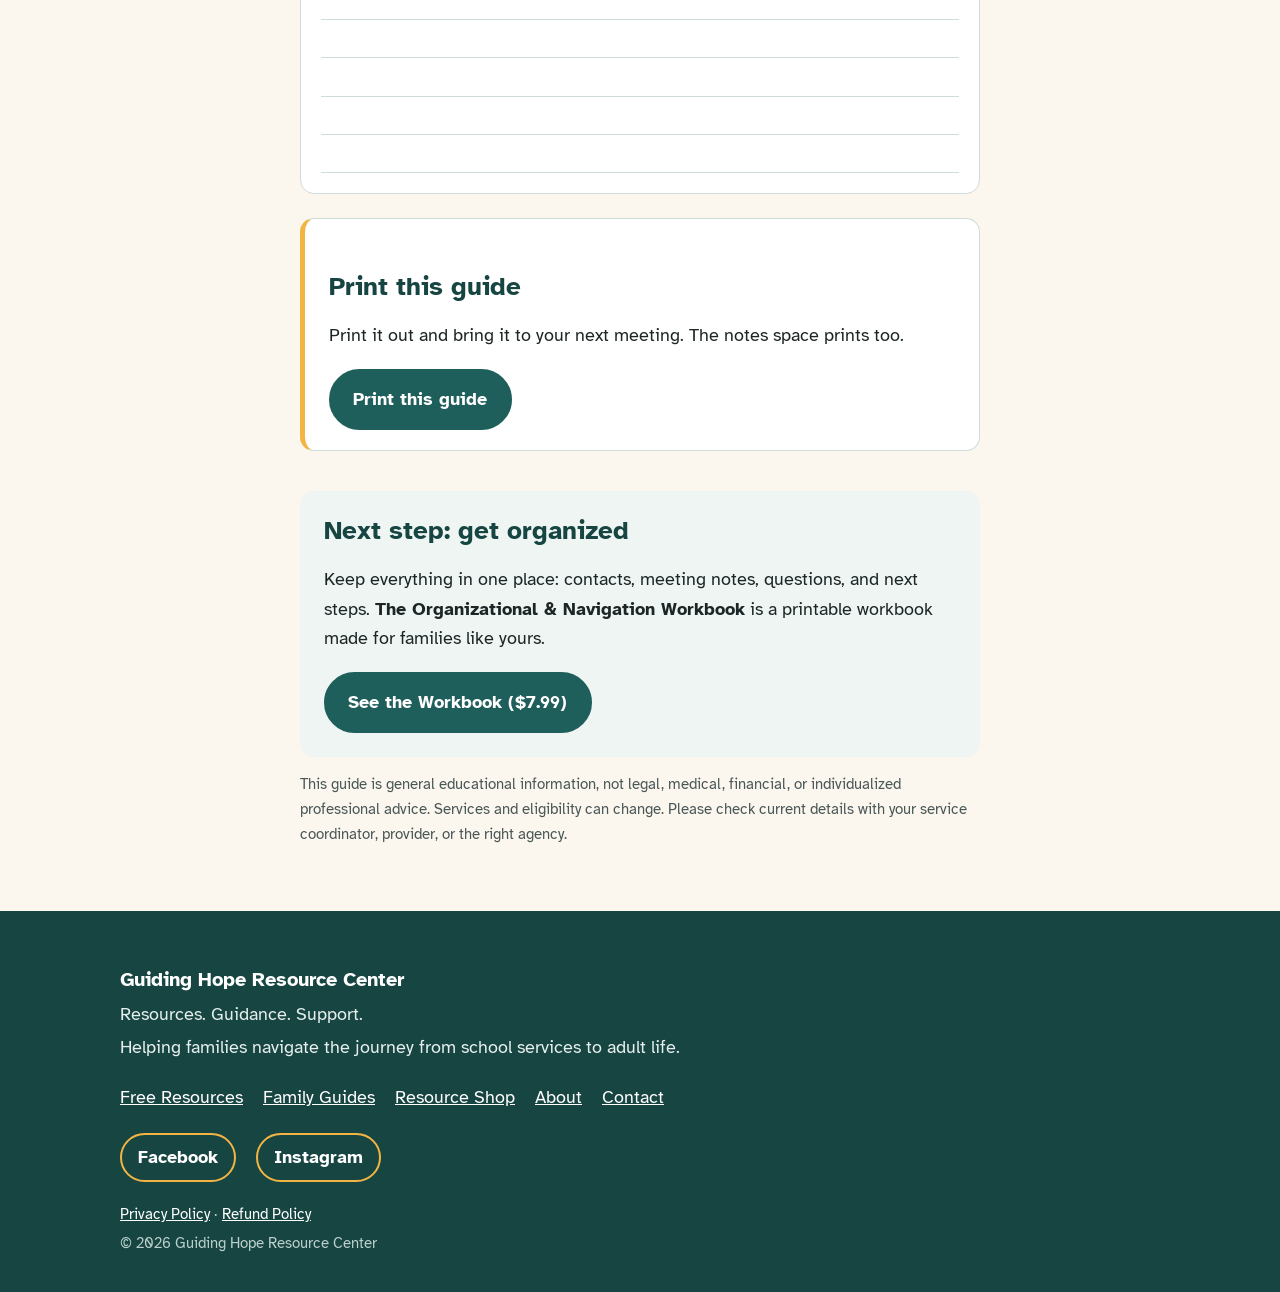
<file: resources/from-iep-to-adult-services.html>
<!doctype html>
<html lang="en">
<head>
  <meta charset="utf-8">
  <meta name="viewport" content="width=device-width, initial-scale=1">
  <title>From IEP to Adult Services | Guiding Hope Resource Center</title>
  <meta name="description" content="A short, free guide to help families start planning the move from school services (IEP) to adult services. Includes a checklist and questions to ask.">
  <meta property="og:title" content="From IEP to Adult Services">
  <meta property="og:description" content="A short, free guide to help families start planning the move from school services (IEP) to adult services. Includes a checklist and questions to ask.">
  <meta property="og:type" content="article">
  <meta name="theme-color" content="#1f5f5b">
  <link rel="icon" href="data:image/svg+xml,<svg xmlns='http://www.w3.org/2000/svg' viewBox='0 0 100 100'><circle cx='50' cy='50' r='46' fill='%231f5f5b'/><circle cx='50' cy='50' r='20' fill='%23f2b544'/></svg>">
  <link rel="preconnect" href="https://fonts.googleapis.com">
  <link rel="preconnect" href="https://fonts.gstatic.com" crossorigin>
  <link href="https://fonts.googleapis.com/css2?family=Atkinson+Hyperlegible:wght@400;700&display=swap" rel="stylesheet">
  <link rel="stylesheet" href="../styles.css">
</head>
<body>
  <a class="skip-link" href="#main">Skip to main content</a>

  <header class="site-header">
    <div class="container header-inner">
      <a class="brand" href="../">
        <span class="brand-mark" aria-hidden="true"></span>
        <span>
          <span class="brand-name">Guiding Hope</span>
          <span class="brand-sub">Resource Center</span>
        </span>
      </a>
      <button class="nav-toggle" aria-expanded="false" aria-controls="site-nav">Menu</button>
      <nav id="site-nav" class="site-nav" aria-label="Main">
        <ul>
          <li><a href="../#free-resources">Free Resources</a></li>
          <li><a href="../#family-guides">Family Guides</a></li>
          <li><a href="../#shop">Resource Shop</a></li>
          <li><a href="../#about">About</a></li>
          <li><a href="../#contact">Contact</a></li>
        </ul>
      </nav>
    </div>
  </header>

  <main id="main">
    <section class="page-hero">
      <div class="container narrow">
        <p class="breadcrumb"><a href="../">Home</a> › Free Resources</p>
        <h1>From IEP to Adult Services</h1>
        <p class="lead">A short guide to help you start planning for life after school.</p>
      </div>
    </section>
    <section class="section prose">
      <div class="container narrow">
        <h2>What changes?</h2>
        <p>At school, the IEP team helps plan services.</p>
        <p>When school ends, the IEP ends too.</p>
        <p>Adult services work differently. They may have their own applications, rules, and wait times.</p>

        <p class="callout">Every state is different. Names, services, and rules can change depending on where you live. Always ask your local team what applies to you.</p>

        <h2>Start early</h2>
        <p>You don't have to have all the answers. A good first step is to ask questions while school services are still in place.</p>

        <h2>Checklist: getting started</h2>
        <ul class="checklist">
          <li>Ask the IEP team about transition planning.</li>
          <li>Ask who to contact about adult services where you live.</li>
          <li>Ask how to apply, and what papers you will need.</li>
          <li>Gather important papers in one place.</li>
          <li>Write down goals for adult life: work, learning, home, and community.</li>
          <li>Keep a list of names, phone numbers, and dates.</li>
        </ul>

        <h2>Questions to ask the school team</h2>
        <ul class="checklist">
          <li>When will school services end?</li>
          <li>What transition services are in the IEP?</li>
          <li>Who can help us connect with adult services?</li>
          <li>What should we do before school ends?</li>
        </ul>

        <h2>My notes</h2>
        <div class="write-lines" aria-hidden="true"><span></span><span></span><span></span><span></span><span></span><span></span></div>

        <div class="download-box no-print">
          <h2>Print this guide</h2>
          <p>Print it out and bring it to your next meeting. The notes space prints too.</p>
          <button class="btn btn-primary" type="button" data-print>Print this guide</button>
        </div>
        <div class="next-step">
          <h2>Next step: get organized</h2>
          <p>Keep everything in one place: contacts, meeting notes, questions, and next steps. <strong>The Organizational &amp; Navigation Workbook</strong> is a printable workbook made for families like yours.</p>
          <a class="btn btn-primary" href="../#shop">See the Workbook ($7.99)</a>
        </div>
        <p class="small">This guide is general educational information, not legal, medical, financial, or individualized professional advice. Services and eligibility can change. Please check current details with your service coordinator, provider, or the right agency.</p>
      </div>
    </section>
  </main>

  <footer class="site-footer">
    <div class="container">
      <p class="footer-name">Guiding Hope Resource Center</p>
      <p>Resources. Guidance. Support.</p>
      <p>Helping families navigate the journey from school services to adult life.</p>
      <nav aria-label="Footer">
        <ul class="footer-links">
          <li><a href="../#free-resources">Free Resources</a></li>
          <li><a href="../#family-guides">Family Guides</a></li>
          <li><a href="../#shop">Resource Shop</a></li>
          <li><a href="../#about">About</a></li>
          <li><a href="../#contact">Contact</a></li>
        </ul>
      </nav>
      <!-- TODO: replace with real Facebook / Instagram page URLs -->
      <ul class="social-links">
        <li><a href="https://www.facebook.com/" rel="noopener" target="_blank">Facebook</a></li>
        <li><a href="https://www.instagram.com/" rel="noopener" target="_blank">Instagram</a></li>
      </ul>
      <p class="small"><a href="../privacy.html">Privacy Policy</a> · <a href="../refunds.html">Refund Policy</a></p>
      <p class="small">&copy; <span id="year"></span> Guiding Hope Resource Center</p>
    </div>
  </footer>

  <script src="../script.js"></script>
</body>
</html>
</file>
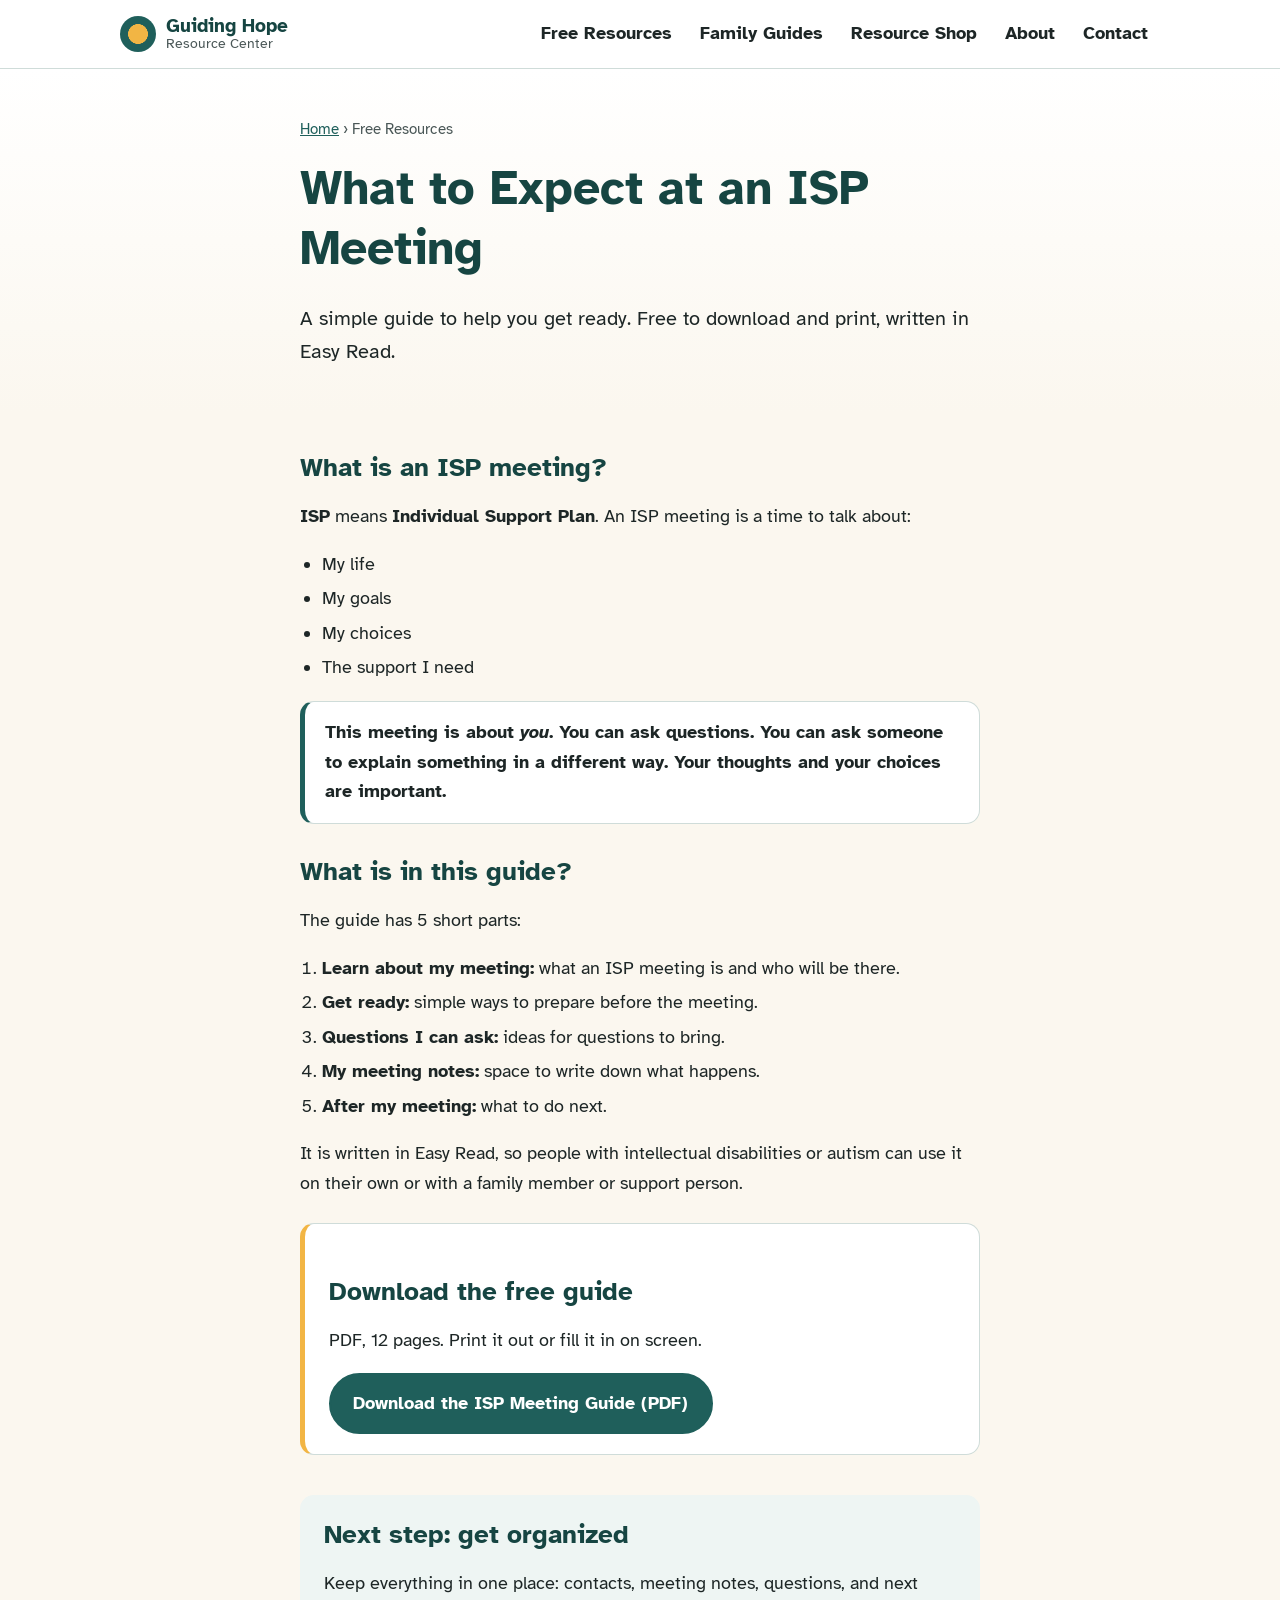
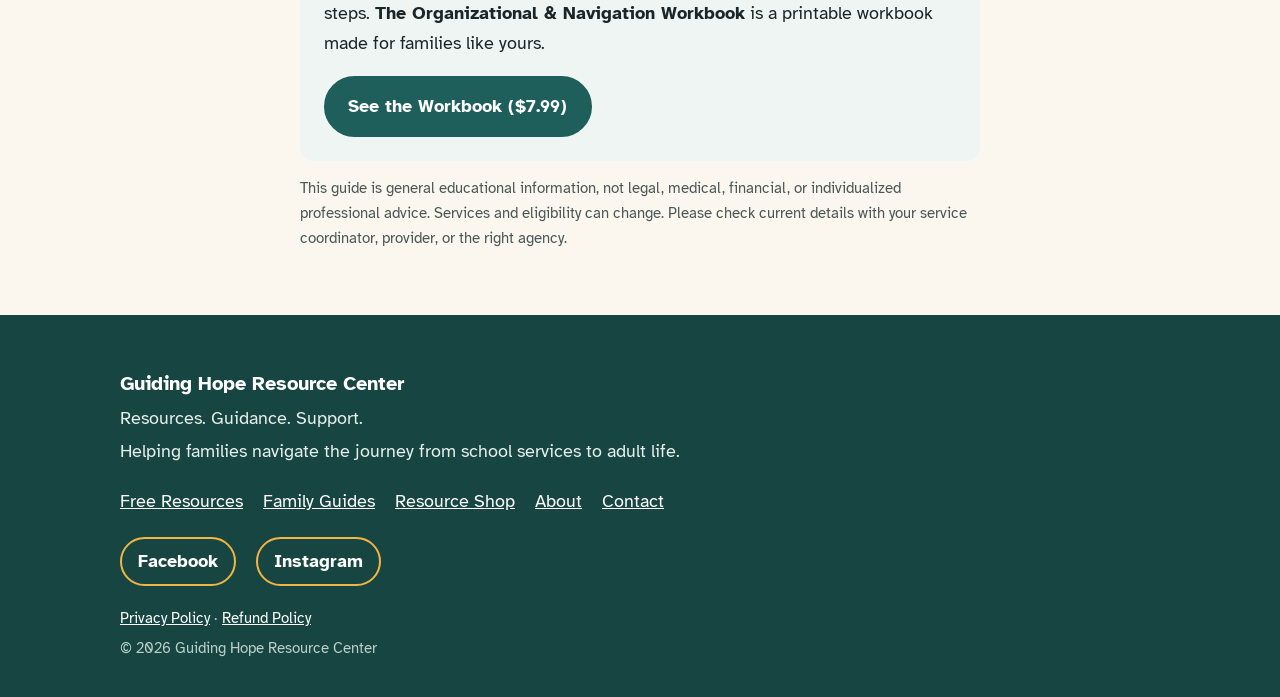
<file: resources/isp-meeting-guide.html>
<!doctype html>
<html lang="en">
<head>
  <meta charset="utf-8">
  <meta name="viewport" content="width=device-width, initial-scale=1">
  <title>What to Expect at an ISP Meeting (Free Easy-Read Guide) | Guiding Hope Resource Center</title>
  <meta name="description" content="A free, easy-read guide to ISP meetings: what an Individual Support Plan meeting is, how to get ready, questions to ask, and what happens after.">
  <meta property="og:title" content="What to Expect at an ISP Meeting (Free Easy-Read Guide)">
  <meta property="og:description" content="A free, easy-read guide to ISP meetings: what an Individual Support Plan meeting is, how to get ready, questions to ask, and what happens after.">
  <meta property="og:type" content="article">
  <meta name="theme-color" content="#1f5f5b">
  <link rel="icon" href="data:image/svg+xml,<svg xmlns='http://www.w3.org/2000/svg' viewBox='0 0 100 100'><circle cx='50' cy='50' r='46' fill='%231f5f5b'/><circle cx='50' cy='50' r='20' fill='%23f2b544'/></svg>">
  <link rel="preconnect" href="https://fonts.googleapis.com">
  <link rel="preconnect" href="https://fonts.gstatic.com" crossorigin>
  <link href="https://fonts.googleapis.com/css2?family=Atkinson+Hyperlegible:wght@400;700&display=swap" rel="stylesheet">
  <link rel="stylesheet" href="../styles.css">
</head>
<body>
  <a class="skip-link" href="#main">Skip to main content</a>

  <header class="site-header">
    <div class="container header-inner">
      <a class="brand" href="../">
        <span class="brand-mark" aria-hidden="true"></span>
        <span>
          <span class="brand-name">Guiding Hope</span>
          <span class="brand-sub">Resource Center</span>
        </span>
      </a>
      <button class="nav-toggle" aria-expanded="false" aria-controls="site-nav">Menu</button>
      <nav id="site-nav" class="site-nav" aria-label="Main">
        <ul>
          <li><a href="../#free-resources">Free Resources</a></li>
          <li><a href="../#family-guides">Family Guides</a></li>
          <li><a href="../#shop">Resource Shop</a></li>
          <li><a href="../#about">About</a></li>
          <li><a href="../#contact">Contact</a></li>
        </ul>
      </nav>
    </div>
  </header>

  <main id="main">
    <section class="page-hero">
      <div class="container narrow">
        <p class="breadcrumb"><a href="../">Home</a> › Free Resources</p>
        <h1>What to Expect at an ISP Meeting</h1>
        <p class="lead">A simple guide to help you get ready. Free to download and print, written in Easy Read.</p>
      </div>
    </section>
    <section class="section prose">
      <div class="container narrow">
        <h2>What is an ISP meeting?</h2>
        <p><strong>ISP</strong> means <strong>Individual Support Plan</strong>. An ISP meeting is a time to talk about:</p>
        <ul>
          <li>My life</li>
          <li>My goals</li>
          <li>My choices</li>
          <li>The support I need</li>
        </ul>
        <p class="callout">This meeting is about <em>you</em>. You can ask questions. You can ask someone to explain something in a different way. Your thoughts and your choices are important.</p>

        <h2>What is in this guide?</h2>
        <p>The guide has 5 short parts:</p>
        <ol>
          <li><strong>Learn about my meeting:</strong> what an ISP meeting is and who will be there.</li>
          <li><strong>Get ready:</strong> simple ways to prepare before the meeting.</li>
          <li><strong>Questions I can ask:</strong> ideas for questions to bring.</li>
          <li><strong>My meeting notes:</strong> space to write down what happens.</li>
          <li><strong>After my meeting:</strong> what to do next.</li>
        </ol>
        <p>It is written in Easy Read, so people with intellectual disabilities or autism can use it on their own or with a family member or support person.</p>

        <div class="download-box">
          <h2>Download the free guide</h2>
          <p>PDF, 12 pages. Print it out or fill it in on screen.</p>
          <a class="btn btn-primary" href="isp-meeting-guide-easy-read.pdf" download>Download the ISP Meeting Guide (PDF)</a>
        </div>
        <div class="next-step">
          <h2>Next step: get organized</h2>
          <p>Keep everything in one place: contacts, meeting notes, questions, and next steps. <strong>The Organizational &amp; Navigation Workbook</strong> is a printable workbook made for families like yours.</p>
          <a class="btn btn-primary" href="../#shop">See the Workbook ($7.99)</a>
        </div>
        <p class="small">This guide is general educational information, not legal, medical, financial, or individualized professional advice. Services and eligibility can change. Please check current details with your service coordinator, provider, or the right agency.</p>
      </div>
    </section>
  </main>

  <footer class="site-footer">
    <div class="container">
      <p class="footer-name">Guiding Hope Resource Center</p>
      <p>Resources. Guidance. Support.</p>
      <p>Helping families navigate the journey from school services to adult life.</p>
      <nav aria-label="Footer">
        <ul class="footer-links">
          <li><a href="../#free-resources">Free Resources</a></li>
          <li><a href="../#family-guides">Family Guides</a></li>
          <li><a href="../#shop">Resource Shop</a></li>
          <li><a href="../#about">About</a></li>
          <li><a href="../#contact">Contact</a></li>
        </ul>
      </nav>
      <!-- TODO: replace with real Facebook / Instagram page URLs -->
      <ul class="social-links">
        <li><a href="https://www.facebook.com/" rel="noopener" target="_blank">Facebook</a></li>
        <li><a href="https://www.instagram.com/" rel="noopener" target="_blank">Instagram</a></li>
      </ul>
      <p class="small"><a href="../privacy.html">Privacy Policy</a> · <a href="../refunds.html">Refund Policy</a></p>
      <p class="small">&copy; <span id="year"></span> Guiding Hope Resource Center</p>
    </div>
  </footer>

  <script src="../script.js"></script>
</body>
</html>
</file>
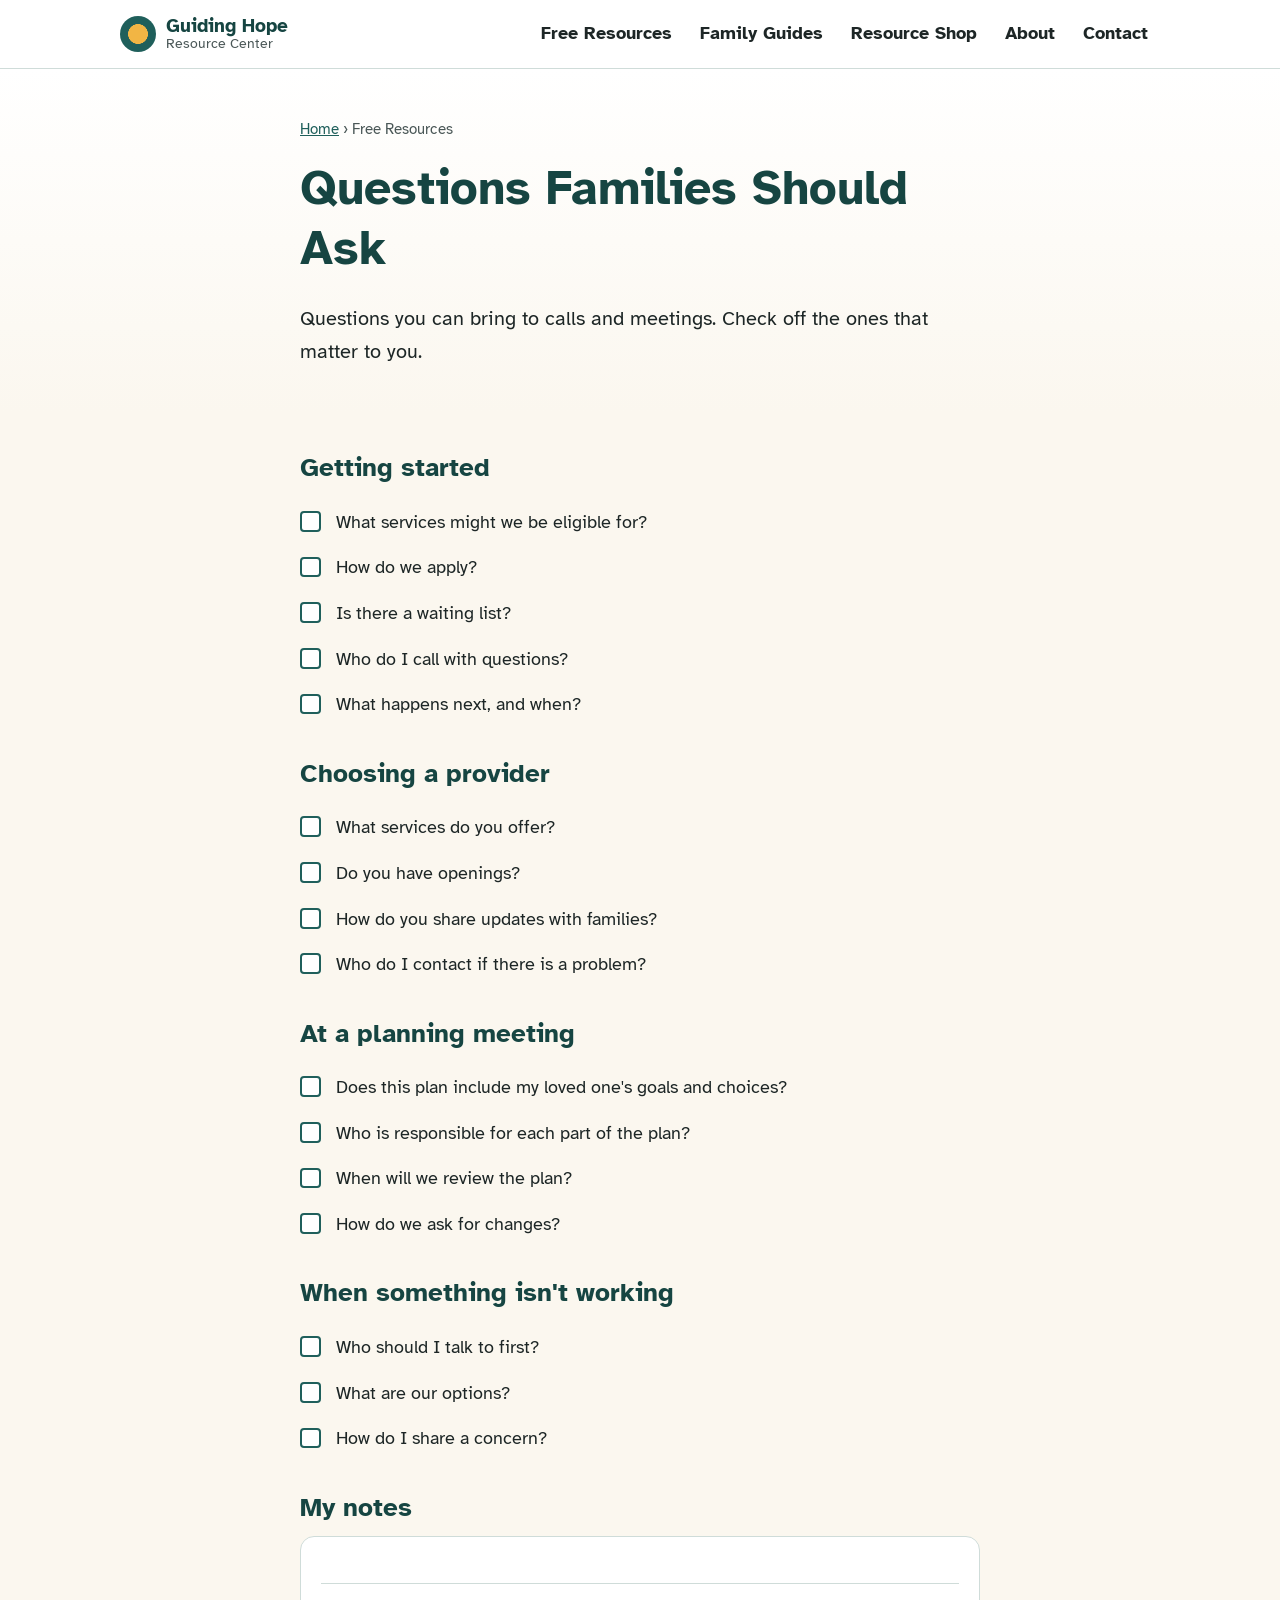
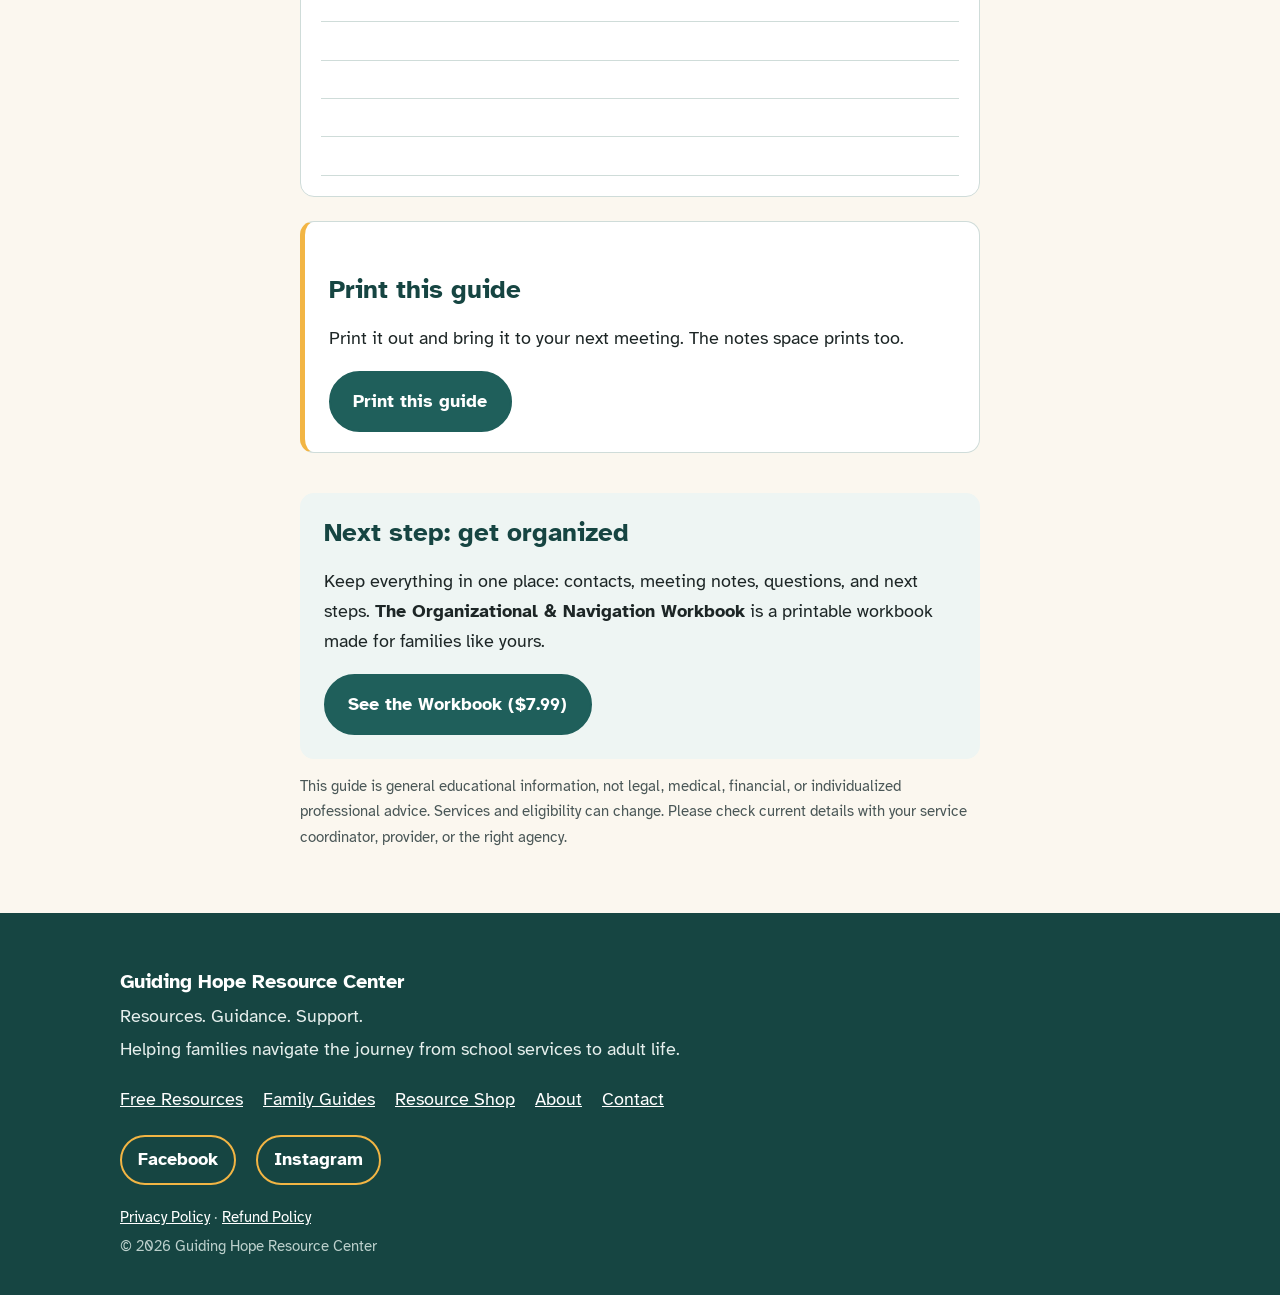
<file: resources/questions-families-should-ask.html>
<!doctype html>
<html lang="en">
<head>
  <meta charset="utf-8">
  <meta name="viewport" content="width=device-width, initial-scale=1">
  <title>Questions Families Should Ask | Guiding Hope Resource Center</title>
  <meta name="description" content="A free list of questions families can ask coordinators, providers, and planning teams about adult services for people with intellectual disabilities and autism.">
  <meta property="og:title" content="Questions Families Should Ask">
  <meta property="og:description" content="A free list of questions families can ask coordinators, providers, and planning teams about adult services for people with intellectual disabilities and autism.">
  <meta property="og:type" content="article">
  <meta name="theme-color" content="#1f5f5b">
  <link rel="icon" href="data:image/svg+xml,<svg xmlns='http://www.w3.org/2000/svg' viewBox='0 0 100 100'><circle cx='50' cy='50' r='46' fill='%231f5f5b'/><circle cx='50' cy='50' r='20' fill='%23f2b544'/></svg>">
  <link rel="preconnect" href="https://fonts.googleapis.com">
  <link rel="preconnect" href="https://fonts.gstatic.com" crossorigin>
  <link href="https://fonts.googleapis.com/css2?family=Atkinson+Hyperlegible:wght@400;700&display=swap" rel="stylesheet">
  <link rel="stylesheet" href="../styles.css">
</head>
<body>
  <a class="skip-link" href="#main">Skip to main content</a>

  <header class="site-header">
    <div class="container header-inner">
      <a class="brand" href="../">
        <span class="brand-mark" aria-hidden="true"></span>
        <span>
          <span class="brand-name">Guiding Hope</span>
          <span class="brand-sub">Resource Center</span>
        </span>
      </a>
      <button class="nav-toggle" aria-expanded="false" aria-controls="site-nav">Menu</button>
      <nav id="site-nav" class="site-nav" aria-label="Main">
        <ul>
          <li><a href="../#free-resources">Free Resources</a></li>
          <li><a href="../#family-guides">Family Guides</a></li>
          <li><a href="../#shop">Resource Shop</a></li>
          <li><a href="../#about">About</a></li>
          <li><a href="../#contact">Contact</a></li>
        </ul>
      </nav>
    </div>
  </header>

  <main id="main">
    <section class="page-hero">
      <div class="container narrow">
        <p class="breadcrumb"><a href="../">Home</a> › Free Resources</p>
        <h1>Questions Families Should Ask</h1>
        <p class="lead">Questions you can bring to calls and meetings. Check off the ones that matter to you.</p>
      </div>
    </section>
    <section class="section prose">
      <div class="container narrow">
        <h2>Getting started</h2>
        <ul class="checklist">
          <li>What services might we be eligible for?</li>
          <li>How do we apply?</li>
          <li>Is there a waiting list?</li>
          <li>Who do I call with questions?</li>
          <li>What happens next, and when?</li>
        </ul>

        <h2>Choosing a provider</h2>
        <ul class="checklist">
          <li>What services do you offer?</li>
          <li>Do you have openings?</li>
          <li>How do you share updates with families?</li>
          <li>Who do I contact if there is a problem?</li>
        </ul>

        <h2>At a planning meeting</h2>
        <ul class="checklist">
          <li>Does this plan include my loved one's goals and choices?</li>
          <li>Who is responsible for each part of the plan?</li>
          <li>When will we review the plan?</li>
          <li>How do we ask for changes?</li>
        </ul>

        <h2>When something isn't working</h2>
        <ul class="checklist">
          <li>Who should I talk to first?</li>
          <li>What are our options?</li>
          <li>How do I share a concern?</li>
        </ul>

        <h2>My notes</h2>
        <div class="write-lines" aria-hidden="true"><span></span><span></span><span></span><span></span><span></span><span></span></div>

        <div class="download-box no-print">
          <h2>Print this guide</h2>
          <p>Print it out and bring it to your next meeting. The notes space prints too.</p>
          <button class="btn btn-primary" type="button" data-print>Print this guide</button>
        </div>
        <div class="next-step">
          <h2>Next step: get organized</h2>
          <p>Keep everything in one place: contacts, meeting notes, questions, and next steps. <strong>The Organizational &amp; Navigation Workbook</strong> is a printable workbook made for families like yours.</p>
          <a class="btn btn-primary" href="../#shop">See the Workbook ($7.99)</a>
        </div>
        <p class="small">This guide is general educational information, not legal, medical, financial, or individualized professional advice. Services and eligibility can change. Please check current details with your service coordinator, provider, or the right agency.</p>
      </div>
    </section>
  </main>

  <footer class="site-footer">
    <div class="container">
      <p class="footer-name">Guiding Hope Resource Center</p>
      <p>Resources. Guidance. Support.</p>
      <p>Helping families navigate the journey from school services to adult life.</p>
      <nav aria-label="Footer">
        <ul class="footer-links">
          <li><a href="../#free-resources">Free Resources</a></li>
          <li><a href="../#family-guides">Family Guides</a></li>
          <li><a href="../#shop">Resource Shop</a></li>
          <li><a href="../#about">About</a></li>
          <li><a href="../#contact">Contact</a></li>
        </ul>
      </nav>
      <!-- TODO: replace with real Facebook / Instagram page URLs -->
      <ul class="social-links">
        <li><a href="https://www.facebook.com/" rel="noopener" target="_blank">Facebook</a></li>
        <li><a href="https://www.instagram.com/" rel="noopener" target="_blank">Instagram</a></li>
      </ul>
      <p class="small"><a href="../privacy.html">Privacy Policy</a> · <a href="../refunds.html">Refund Policy</a></p>
      <p class="small">&copy; <span id="year"></span> Guiding Hope Resource Center</p>
    </div>
  </footer>

  <script src="../script.js"></script>
</body>
</html>
</file>
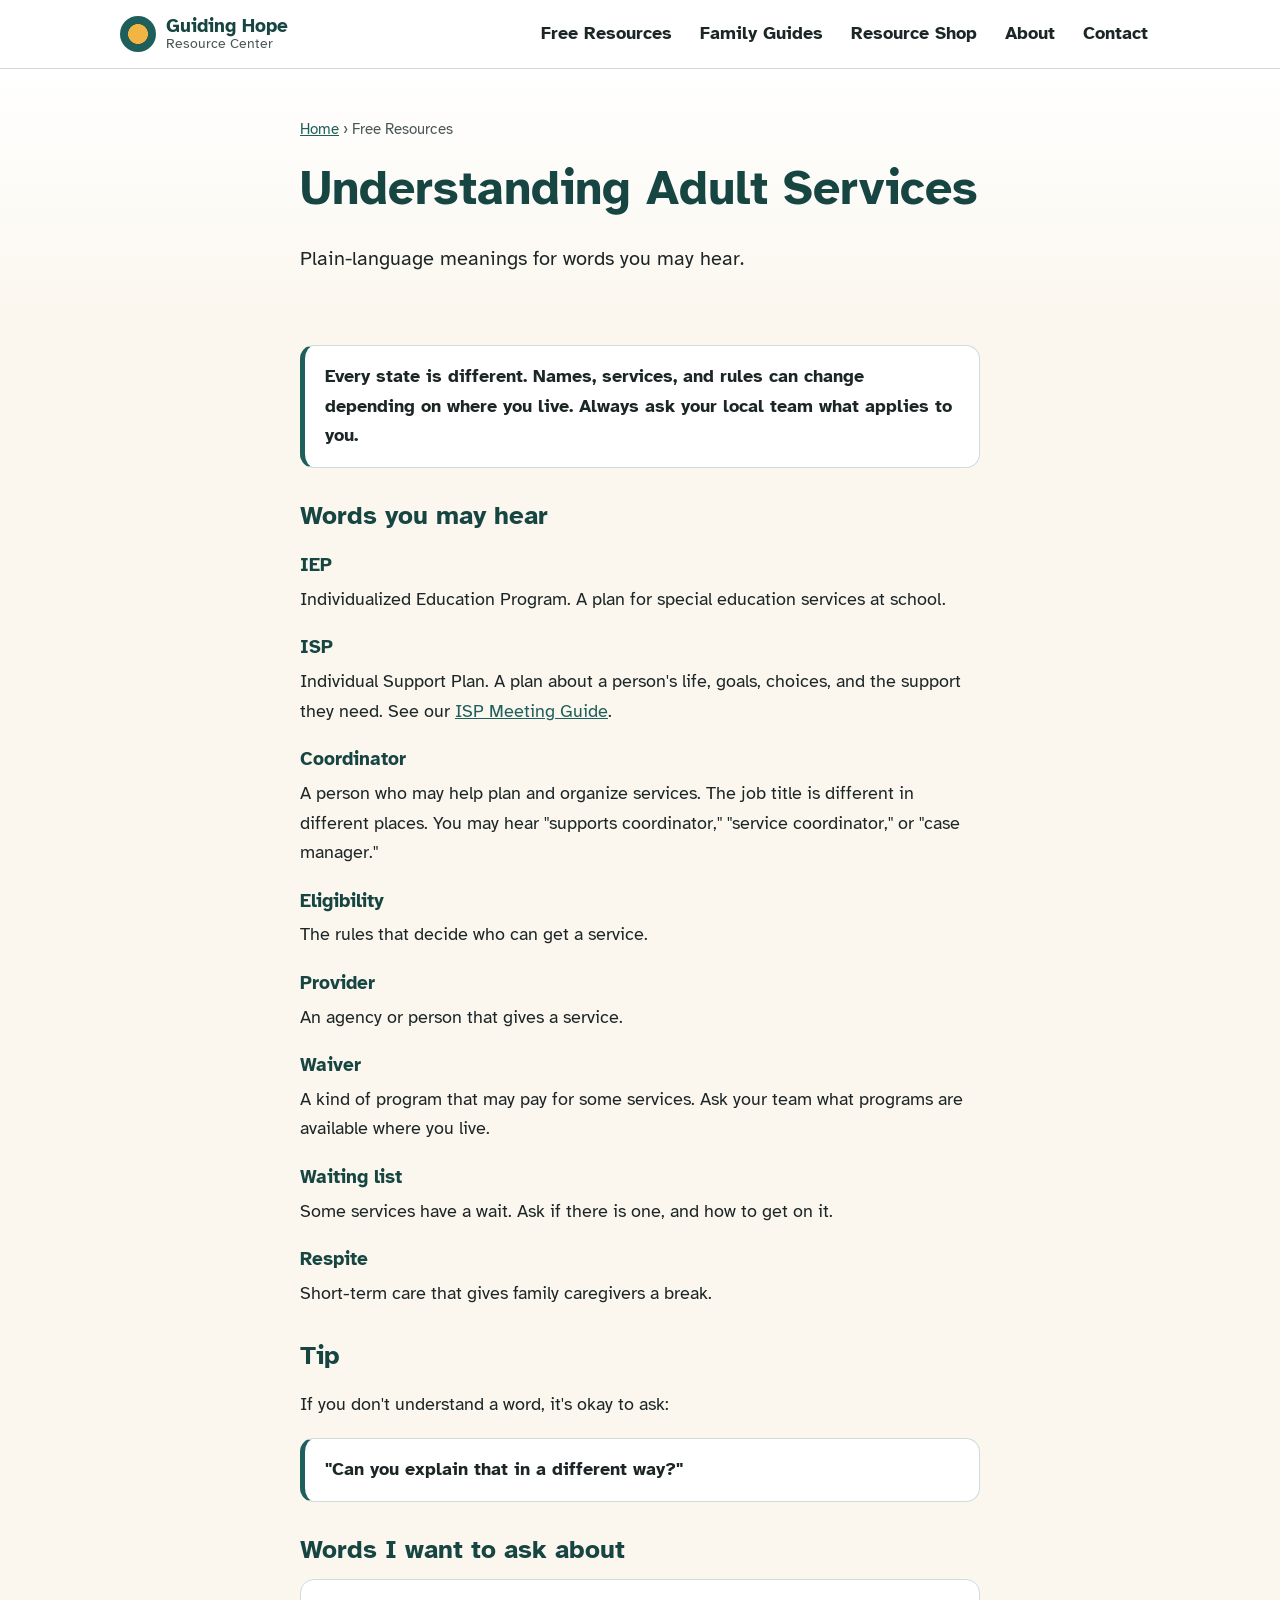
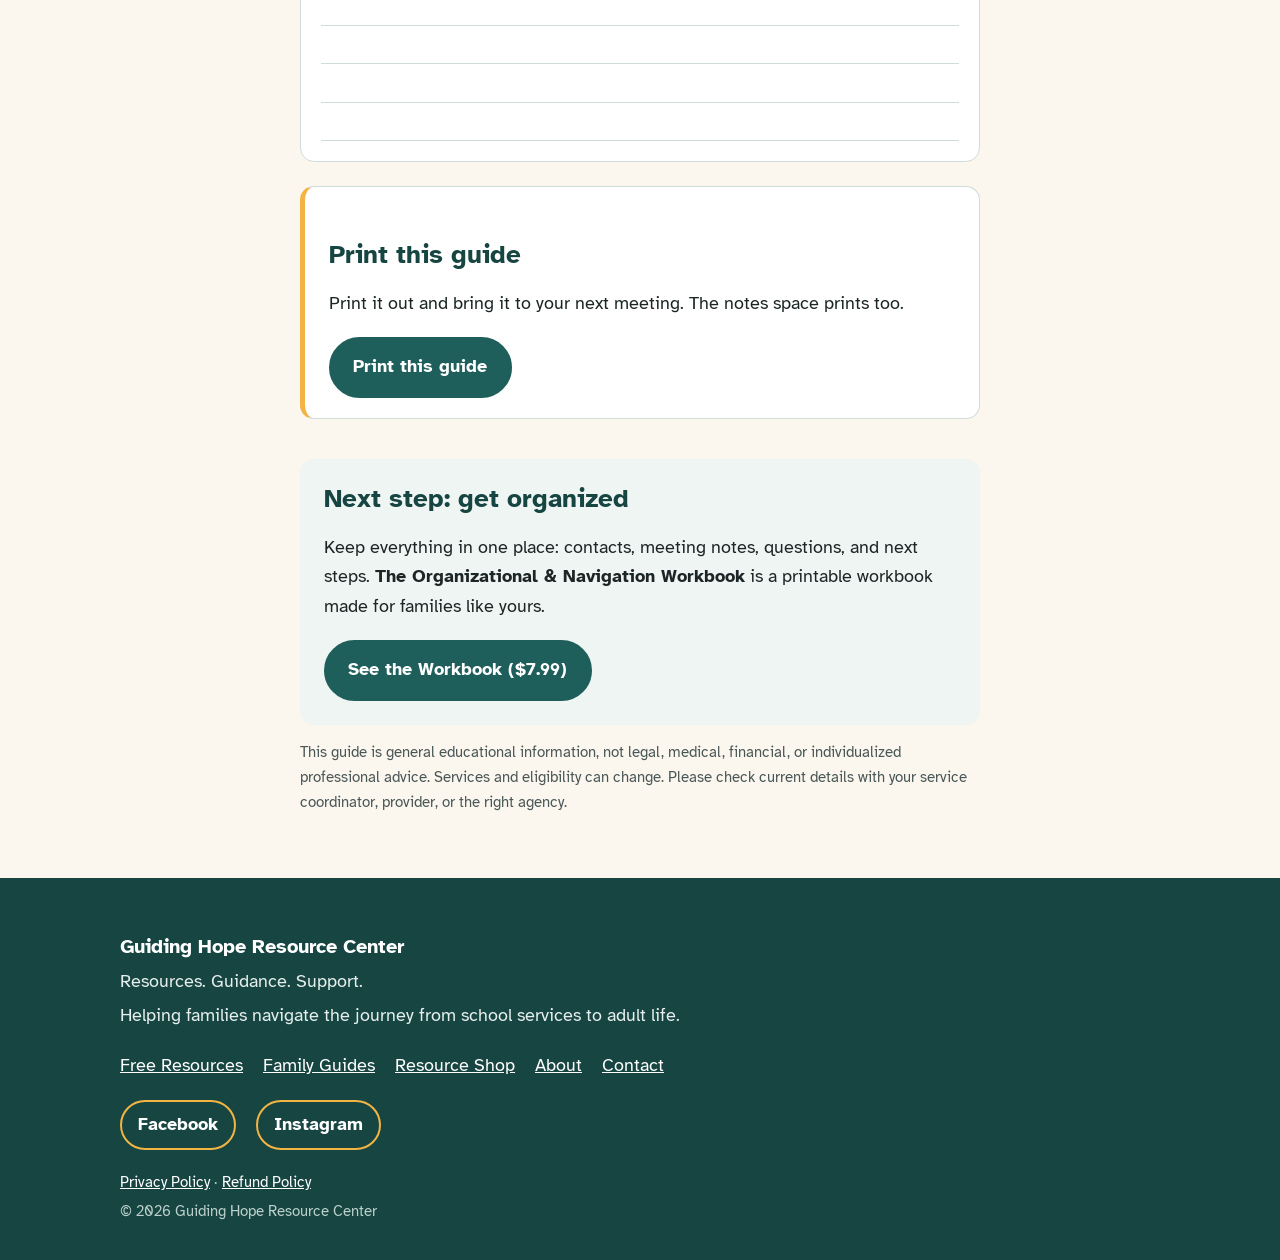
<file: resources/understanding-adult-services.html>
<!doctype html>
<html lang="en">
<head>
  <meta charset="utf-8">
  <meta name="viewport" content="width=device-width, initial-scale=1">
  <title>Understanding Adult Services | Guiding Hope Resource Center</title>
  <meta name="description" content="A free, plain-language guide to words families may hear in adult services for people with intellectual disabilities and autism.">
  <meta property="og:title" content="Understanding Adult Services">
  <meta property="og:description" content="A free, plain-language guide to words families may hear in adult services for people with intellectual disabilities and autism.">
  <meta property="og:type" content="article">
  <meta name="theme-color" content="#1f5f5b">
  <link rel="icon" href="data:image/svg+xml,<svg xmlns='http://www.w3.org/2000/svg' viewBox='0 0 100 100'><circle cx='50' cy='50' r='46' fill='%231f5f5b'/><circle cx='50' cy='50' r='20' fill='%23f2b544'/></svg>">
  <link rel="preconnect" href="https://fonts.googleapis.com">
  <link rel="preconnect" href="https://fonts.gstatic.com" crossorigin>
  <link href="https://fonts.googleapis.com/css2?family=Atkinson+Hyperlegible:wght@400;700&display=swap" rel="stylesheet">
  <link rel="stylesheet" href="../styles.css">
</head>
<body>
  <a class="skip-link" href="#main">Skip to main content</a>

  <header class="site-header">
    <div class="container header-inner">
      <a class="brand" href="../">
        <span class="brand-mark" aria-hidden="true"></span>
        <span>
          <span class="brand-name">Guiding Hope</span>
          <span class="brand-sub">Resource Center</span>
        </span>
      </a>
      <button class="nav-toggle" aria-expanded="false" aria-controls="site-nav">Menu</button>
      <nav id="site-nav" class="site-nav" aria-label="Main">
        <ul>
          <li><a href="../#free-resources">Free Resources</a></li>
          <li><a href="../#family-guides">Family Guides</a></li>
          <li><a href="../#shop">Resource Shop</a></li>
          <li><a href="../#about">About</a></li>
          <li><a href="../#contact">Contact</a></li>
        </ul>
      </nav>
    </div>
  </header>

  <main id="main">
    <section class="page-hero">
      <div class="container narrow">
        <p class="breadcrumb"><a href="../">Home</a> › Free Resources</p>
        <h1>Understanding Adult Services</h1>
        <p class="lead">Plain-language meanings for words you may hear.</p>
      </div>
    </section>
    <section class="section prose">
      <div class="container narrow">
        <p class="callout">Every state is different. Names, services, and rules can change depending on where you live. Always ask your local team what applies to you.</p>

        <h2>Words you may hear</h2>
        <dl class="glossary">
          <dt>IEP</dt>
          <dd>Individualized Education Program. A plan for special education services at school.</dd>
          <dt>ISP</dt>
          <dd>Individual Support Plan. A plan about a person's life, goals, choices, and the support they need. See our <a href="isp-meeting-guide.html">ISP Meeting Guide</a>.</dd>
          <dt>Coordinator</dt>
          <dd>A person who may help plan and organize services. The job title is different in different places. You may hear "supports coordinator," "service coordinator," or "case manager."</dd>
          <dt>Eligibility</dt>
          <dd>The rules that decide who can get a service.</dd>
          <dt>Provider</dt>
          <dd>An agency or person that gives a service.</dd>
          <dt>Waiver</dt>
          <dd>A kind of program that may pay for some services. Ask your team what programs are available where you live.</dd>
          <dt>Waiting list</dt>
          <dd>Some services have a wait. Ask if there is one, and how to get on it.</dd>
          <dt>Respite</dt>
          <dd>Short-term care that gives family caregivers a break.</dd>
        </dl>

        <h2>Tip</h2>
        <p>If you don't understand a word, it's okay to ask:</p>
        <p class="callout">"Can you explain that in a different way?"</p>

        <h2>Words I want to ask about</h2>
        <div class="write-lines" aria-hidden="true"><span></span><span></span><span></span><span></span></div>

        <div class="download-box no-print">
          <h2>Print this guide</h2>
          <p>Print it out and bring it to your next meeting. The notes space prints too.</p>
          <button class="btn btn-primary" type="button" data-print>Print this guide</button>
        </div>
        <div class="next-step">
          <h2>Next step: get organized</h2>
          <p>Keep everything in one place: contacts, meeting notes, questions, and next steps. <strong>The Organizational &amp; Navigation Workbook</strong> is a printable workbook made for families like yours.</p>
          <a class="btn btn-primary" href="../#shop">See the Workbook ($7.99)</a>
        </div>
        <p class="small">This guide is general educational information, not legal, medical, financial, or individualized professional advice. Services and eligibility can change. Please check current details with your service coordinator, provider, or the right agency.</p>
      </div>
    </section>
  </main>

  <footer class="site-footer">
    <div class="container">
      <p class="footer-name">Guiding Hope Resource Center</p>
      <p>Resources. Guidance. Support.</p>
      <p>Helping families navigate the journey from school services to adult life.</p>
      <nav aria-label="Footer">
        <ul class="footer-links">
          <li><a href="../#free-resources">Free Resources</a></li>
          <li><a href="../#family-guides">Family Guides</a></li>
          <li><a href="../#shop">Resource Shop</a></li>
          <li><a href="../#about">About</a></li>
          <li><a href="../#contact">Contact</a></li>
        </ul>
      </nav>
      <!-- TODO: replace with real Facebook / Instagram page URLs -->
      <ul class="social-links">
        <li><a href="https://www.facebook.com/" rel="noopener" target="_blank">Facebook</a></li>
        <li><a href="https://www.instagram.com/" rel="noopener" target="_blank">Instagram</a></li>
      </ul>
      <p class="small"><a href="../privacy.html">Privacy Policy</a> · <a href="../refunds.html">Refund Policy</a></p>
      <p class="small">&copy; <span id="year"></span> Guiding Hope Resource Center</p>
    </div>
  </footer>

  <script src="../script.js"></script>
</body>
</html>
</file>
<file: styles.css>
/* Guiding Hope Resource Center — calm, readable, high contrast. */
:root {
  --teal: #1f5f5b;
  --teal-dark: #164542;
  --gold: #f2b544;
  --cream: #fbf7ef;
  --tint: #eef5f3;
  --ink: #1d2626;
  --muted: #4a5757;
  --border: #cfdcd9;
  --white: #ffffff;
  --radius: 14px;
  --max: 1080px;
  --narrow: 720px;
}

*, *::before, *::after { box-sizing: border-box; }

html { scroll-behavior: smooth; scroll-padding-top: 5rem; }
@media (prefers-reduced-motion: reduce) { html { scroll-behavior: auto; } }

body {
  margin: 0;
  font-family: "Atkinson Hyperlegible", system-ui, -apple-system, "Segoe UI", sans-serif;
  font-size: 1.125rem;
  line-height: 1.65;
  color: var(--ink);
  background: var(--cream);
}

h1, h2, h3 { line-height: 1.25; color: var(--teal-dark); }
h1 { font-size: clamp(2rem, 5vw, 3rem); margin: 0.25em 0 0.5em; }
h2 { font-size: clamp(1.6rem, 3.5vw, 2.2rem); margin: 0 0 0.5em; }
h3 { font-size: 1.3rem; margin: 0 0 0.4em; }

a { color: var(--teal); }
a:hover { color: var(--teal-dark); }
:focus-visible { outline: 3px solid var(--gold); outline-offset: 3px; border-radius: 4px; }

.container { max-width: var(--max); margin: 0 auto; padding: 0 1.25rem; }
.narrow { max-width: var(--narrow); }

.skip-link {
  position: absolute; left: 1rem; top: -4rem;
  background: var(--teal-dark); color: var(--white);
  padding: 0.6rem 1rem; border-radius: 8px; z-index: 100;
}
.skip-link:focus { top: 1rem; }

/* Header */
.site-header {
  position: sticky; top: 0; z-index: 50;
  background: var(--white);
  border-bottom: 1px solid var(--border);
}
.header-inner { display: flex; align-items: center; justify-content: space-between; min-height: 4.25rem; gap: 1rem; }
.brand { display: flex; align-items: center; gap: 0.65rem; text-decoration: none; color: var(--teal-dark); }
.brand-mark {
  width: 2.25rem; height: 2.25rem; border-radius: 50%; flex-shrink: 0;
  background: radial-gradient(circle, var(--gold) 0 38%, var(--teal) 40%);
}
.brand-name { display: block; font-weight: 700; font-size: 1.2rem; line-height: 1.1; }
.brand-sub { display: block; font-size: 0.85rem; color: var(--muted); line-height: 1.1; }

.site-nav ul { list-style: none; margin: 0; padding: 0; display: flex; gap: 0.25rem; }
.site-nav a {
  display: block; padding: 0.5rem 0.75rem; border-radius: 8px;
  text-decoration: none; color: var(--ink); font-weight: 700;
}
.site-nav a:hover { background: var(--tint); color: var(--teal-dark); }

.nav-toggle {
  display: none;
  font: inherit; font-weight: 700;
  background: var(--teal); color: var(--white);
  border: 0; border-radius: 8px; padding: 0.5rem 1rem; cursor: pointer;
}

@media (max-width: 860px) {
  .nav-toggle { display: block; }
  .site-nav {
    display: none;
    position: absolute; top: 100%; left: 0; right: 0;
    background: var(--white); border-bottom: 1px solid var(--border);
  }
  .site-nav.open { display: block; }
  .site-nav ul { flex-direction: column; padding: 0.5rem 1rem 1rem; }
  .site-nav a { padding: 0.85rem 0.75rem; font-size: 1.15rem; }
}

/* Sections */
.section { padding: 4rem 0; }
.section-tint { background: var(--tint); }
.section-intro { font-size: 1.2rem; color: var(--muted); margin-top: 0; max-width: var(--narrow); }

.hero {
  padding: 4.5rem 0 4rem;
  background: linear-gradient(180deg, var(--white), var(--cream));
}
.eyebrow { text-transform: uppercase; letter-spacing: 0.08em; font-size: 0.9rem; font-weight: 700; color: var(--teal); margin: 0; }
.lead { font-size: 1.25rem; }
blockquote {
  margin: 1.25rem 0; padding: 0.75rem 1.25rem;
  border-left: 5px solid var(--gold);
  font-size: 1.5rem; font-weight: 700; color: var(--teal-dark);
  background: var(--white); border-radius: 0 var(--radius) var(--radius) 0;
}
.promise { font-size: 1.35rem; font-weight: 700; color: var(--teal-dark); }

/* Buttons */
.button-row { display: flex; flex-wrap: wrap; gap: 0.75rem; margin-top: 1.5rem; }
.btn {
  display: inline-block; text-align: center;
  font: inherit; font-weight: 700; text-decoration: none;
  padding: 0.85rem 1.4rem; border-radius: 999px; border: 2px solid var(--teal);
  cursor: pointer; min-height: 48px;
}
.btn-primary { background: var(--teal); color: var(--white); }
.btn-primary:hover { background: var(--teal-dark); border-color: var(--teal-dark); color: var(--white); }
.btn-secondary { background: var(--white); color: var(--teal); }
.btn-secondary:hover { background: var(--tint); color: var(--teal-dark); }

/* Lists */
.question-list, .topic-list { padding-left: 0; list-style: none; }
.question-list li, .topic-list li {
  position: relative; padding: 0.35rem 0 0.35rem 2rem;
}
.question-list li::before, .topic-list li::before {
  content: ""; position: absolute; left: 0.25rem; top: 0.85rem;
  width: 0.75rem; height: 0.75rem; border-radius: 50%; background: var(--gold);
}

.callout {
  background: var(--white); border: 1px solid var(--border);
  border-left: 5px solid var(--teal); border-radius: var(--radius);
  padding: 1rem 1.25rem; font-weight: 700;
}

/* Cards */
.card-grid { display: grid; grid-template-columns: repeat(auto-fit, minmax(240px, 1fr)); gap: 1.25rem; margin-top: 1.5rem; }
.card {
  background: var(--white); border: 1px solid var(--border); border-radius: var(--radius);
  padding: 1.5rem; display: flex; flex-direction: column;
}
.card p { flex-grow: 1; }
.card .btn { align-self: flex-start; }
.coming-soon {
  flex-grow: 0 !important; align-self: flex-start;
  background: var(--tint); color: var(--muted); font-weight: 700; font-size: 0.95rem;
  padding: 0.3rem 0.8rem; border-radius: 999px; margin: 0;
}

/* Product */
.product {
  display: grid; grid-template-columns: 220px 1fr; gap: 2rem; align-items: center;
  background: var(--white); border: 1px solid var(--border); border-radius: var(--radius);
  padding: 2rem; margin-top: 1.5rem;
}
.product-cover {
  aspect-ratio: 3 / 4; border-radius: 10px;
  background: linear-gradient(160deg, var(--teal), var(--teal-dark));
  border-top: 10px solid var(--gold);
  display: flex; align-items: center; justify-content: center; text-align: center;
  color: var(--white); font-weight: 700; font-size: 1.1rem; padding: 1rem;
}
.price { font-size: 2rem; font-weight: 700; color: var(--teal-dark); margin: 0.5rem 0 1rem; }
@media (max-width: 640px) {
  .product { grid-template-columns: 1fr; padding: 1.5rem; }
  .product-cover { max-width: 180px; }
}

/* Form */
.contact-form { display: grid; gap: 1.1rem; margin-top: 1.5rem; }
.field { display: grid; gap: 0.35rem; }
label { font-weight: 700; }
input, select, textarea {
  font: inherit; color: var(--ink);
  padding: 0.75rem 0.9rem; border: 2px solid var(--border); border-radius: 10px;
  background: var(--white); width: 100%;
}
input:focus, select:focus, textarea:focus { border-color: var(--teal); }
.contact-form .btn { justify-self: start; }
.form-status { margin: 0; font-weight: 700; min-height: 1.5em; }

.disclaimer { font-size: 1rem; color: var(--muted); }
.disclaimer h2 { font-size: 1.4rem; }

.small { font-size: 0.95rem; color: var(--muted); }

/* Footer */
.site-footer { background: var(--teal-dark); color: #e6efed; padding: 3rem 0 2rem; }
.site-footer a { color: var(--white); }
.site-footer p { margin: 0.25rem 0; }
.footer-name { font-weight: 700; font-size: 1.25rem; color: var(--white); }
.footer-links, .social-links { list-style: none; padding: 0; display: flex; flex-wrap: wrap; gap: 0.5rem 1.25rem; margin: 1.25rem 0; }
.social-links a {
  display: inline-block; padding: 0.5rem 1rem; border: 2px solid var(--gold);
  border-radius: 999px; text-decoration: none; font-weight: 700;
}
.social-links a:hover { background: var(--gold); color: var(--teal-dark); }
.site-footer .small { color: #bcd0cc; }

/* Inner pages (resources, policies) */
.card h3 a { color: inherit; text-decoration: none; }
.card h3 a:hover { text-decoration: underline; }
.breadcrumb { font-size: 0.95rem; margin: 0 0 1rem; color: var(--muted); }
.page-hero { padding: 3rem 0 1.5rem; background: linear-gradient(180deg, var(--white), var(--cream)); }
.prose { padding-bottom: 3rem; }
.prose h2 { font-size: 1.6rem; margin-top: 2rem; }
.prose ul, .prose ol { padding-left: 1.4rem; }
.prose li { margin: 0.3rem 0; }
.download-box {
  background: var(--white); border: 1px solid var(--border); border-left: 5px solid var(--gold);
  border-radius: var(--radius); padding: 1.25rem 1.5rem; margin: 1.5rem 0;
}
.next-step { background: var(--tint); border-radius: var(--radius); padding: 1.5rem; margin-top: 2.5rem; }
.next-step h2 { margin-top: 0; }
/* Placeholder text for resources not written yet. Delete with the content. */
.blank {
  background: #fff8e6; border: 2px dashed var(--gold); border-radius: 10px;
  padding: 0.75rem 1rem; color: var(--muted); font-style: italic;
}
.page-hero + .section { padding-top: 0.5rem; }

/* Guides: checklists, glossary, space to write */
.prose .checklist { list-style: none; padding-left: 0; }
.checklist li { position: relative; padding: 0.35rem 0 0.35rem 2.25rem; }
.checklist li::before {
  content: ""; position: absolute; left: 0; top: 0.55rem;
  width: 1.3rem; height: 1.3rem; border: 2px solid var(--teal); border-radius: 4px; background: var(--white);
}
.glossary dt { font-weight: 700; color: var(--teal-dark); font-size: 1.2rem; margin-top: 1.1rem; }
.glossary dd { margin: 0.2rem 0 0; }
.write-lines { background: var(--white); border: 1px solid var(--border); border-radius: var(--radius); padding: 0.5rem 1.25rem 1.25rem; }
.write-lines span { display: block; height: 2.4rem; border-bottom: 1px solid var(--border); }

@media print {
  .site-header, .site-footer, .skip-link, .breadcrumb, .next-step, .no-print { display: none !important; }
  body { background: #fff; font-size: 12pt; }
  .page-hero, .section { padding: 0; background: none; }
  .callout, .write-lines { break-inside: avoid; }
  .write-lines span { border-bottom-color: #888; }
  a { color: inherit; }
}
</file>
